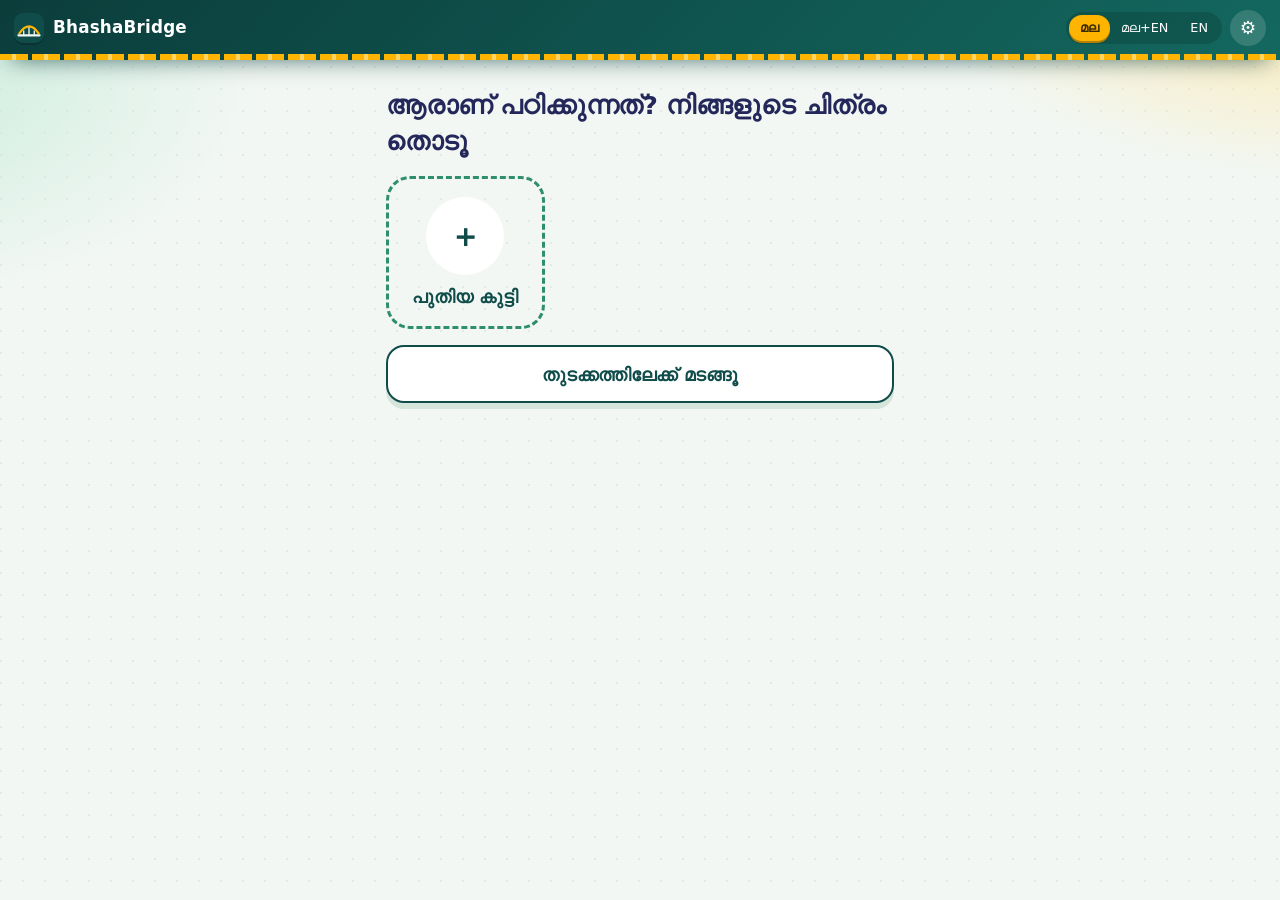
<file: public/Index.html>
<!doctype html>
<html lang="ml">
  <head>
    <meta charset="utf-8" />
    <meta
      name="viewport"
      content="width=device-width,initial-scale=1,viewport-fit=cover"
    />
    <title>BhashaBridge · ഭാഷാ ബ്രിഡ്ജ്</title>
    <meta name="theme-color" content="#0f4c4a" />
    <link rel="manifest" href="manifest.json" />
    <link rel="icon" href="icon.svg" type="image/svg+xml" />
    <link rel="stylesheet" href="style.css" />
  </head>
  <body data-lang="ml">
    <header id="top">
      <div class="brand">
        <img src="icon.svg" alt="" width="30" height="30" /><b>BhashaBridge</b>
      </div>
      <div class="tools">
        <span id="net" class="net" hidden></span>
        <div class="seg" role="group" aria-label="Language">
          <button data-lang="ml">മല</button
          ><button data-lang="both">മല+EN</button
          ><button data-lang="en">EN</button>
        </div>
        <button id="gear" class="ico" aria-label="Settings">⚙</button>
      </div>
    </header>
    <main>
      <section id="s-kids" class="screen" hidden></section>
      <section id="s-create" class="screen" hidden></section>
      <section id="s-pin" class="screen" hidden></section>
      <section id="s-home" class="screen" hidden></section>
      <section id="s-gate" class="screen" hidden></section>
      <section id="s-end" class="screen" hidden></section>
      <section id="s-error" class="screen" hidden></section>
      <p id="boot" class="boot">…</p>
    </main>
    <div id="modal" class="modal" hidden></div>
    <div id="toast" class="toast" role="status" aria-live="polite"></div>
    <script src="store.js"></script>
    <script src="rules.js"></script>
    <script src="voice.js"></script>
    <script src="app.js"></script>
  </body>
</html>
</file>
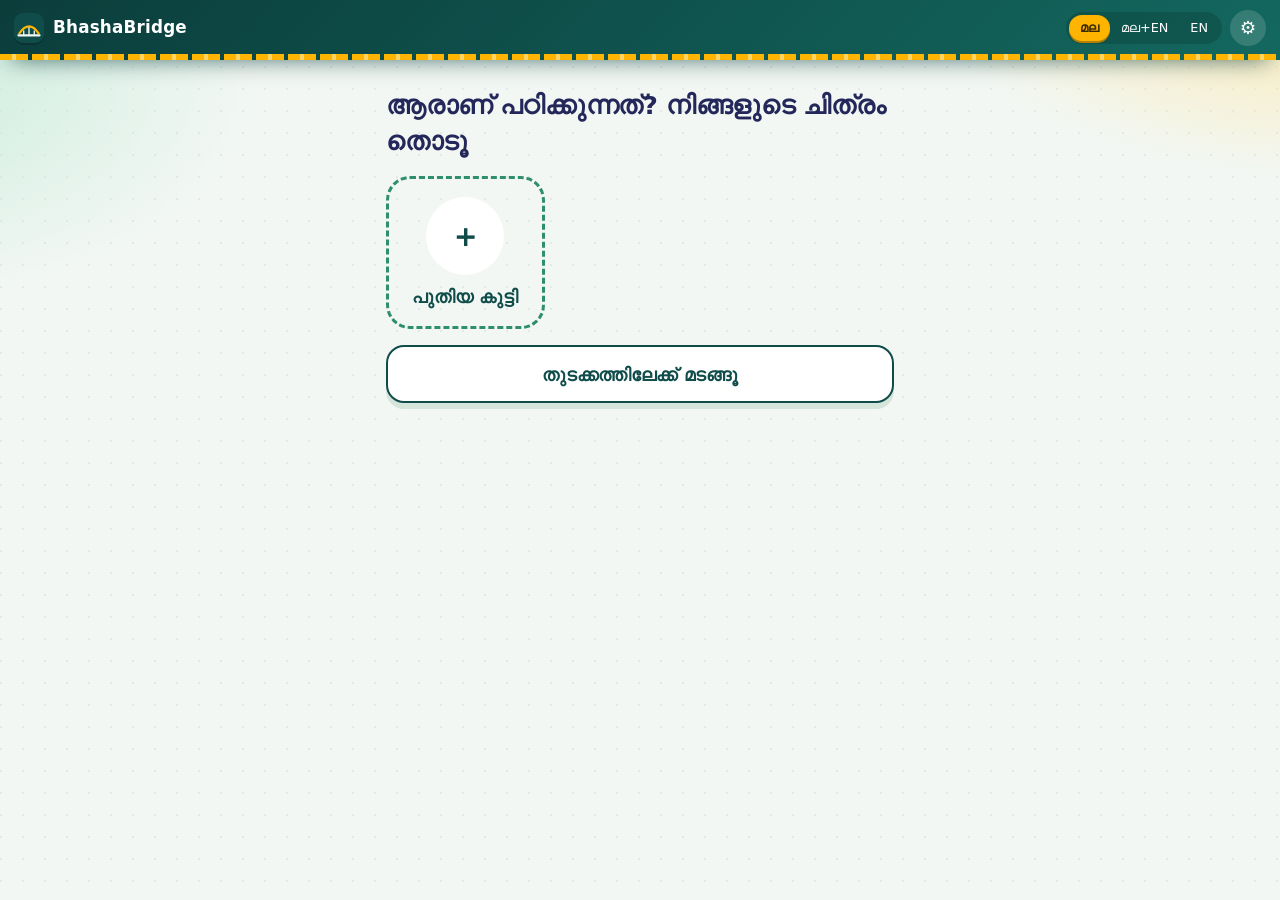
<file: public/index.html>
<!doctype html>
<html lang="ml">
  <head>
    <meta charset="utf-8" />
    <meta
      name="viewport"
      content="width=device-width,initial-scale=1,viewport-fit=cover"
    />
    <title>BhashaBridge · ഭാഷാ ബ്രിഡ്ജ്</title>
    <meta name="theme-color" content="#0f4c4a" />
    <meta name="color-scheme" content="light" />
    <meta name="apple-mobile-web-app-capable" content="yes" />
    <meta name="mobile-web-app-capable" content="yes" />
    <meta
      name="apple-mobile-web-app-status-bar-style"
      content="black-translucent"
    />
    <link rel="preload" href="pack.json" as="fetch" crossorigin />
    <link rel="manifest" href="manifest.json" />
    <link rel="icon" href="icon.svg" type="image/svg+xml" />
    <link rel="stylesheet" href="style.css" />
  </head>
  <body data-lang="ml">
    <a class="skip" href="#main">Skip to content</a>
    <header id="top">
      <div class="brand">
        <img src="icon.svg" alt="" width="30" height="30" /><b>BhashaBridge</b>
      </div>
      <div class="tools">
        <span id="net" class="net" hidden></span>
        <div class="seg" role="group" aria-label="Language">
          <button data-lang="ml">മല</button
          ><button data-lang="both">മല+EN</button
          ><button data-lang="en">EN</button>
        </div>
        <button id="gear" class="ico" aria-label="Settings">⚙</button>
      </div>
    </header>
    <main id="main">
      <section id="s-kids" class="screen" hidden></section>
      <section id="s-create" class="screen" hidden></section>
      <section id="s-pin" class="screen" hidden></section>
      <section id="s-home" class="screen" hidden></section>
      <section id="s-gate" class="screen" hidden></section>
      <section id="s-end" class="screen" hidden></section>
      <section id="s-error" class="screen" hidden></section>
      <p id="boot" class="boot">…</p>
    </main>
    <noscript
      ><p style="padding: 20px; text-align: center">
        Please turn on JavaScript to use BhashaBridge.
      </p></noscript
    >
    <div id="confetti" class="confetti" aria-hidden="true"></div>
    <div id="modal" class="modal" hidden></div>
    <div id="toast" class="toast" role="status" aria-live="polite"></div>
    <script src="store.js"></script>
    <script src="rules.js"></script>
    <script src="voice.js"></script>
    <script src="app.js"></script>
  </body>
</html>
</file>
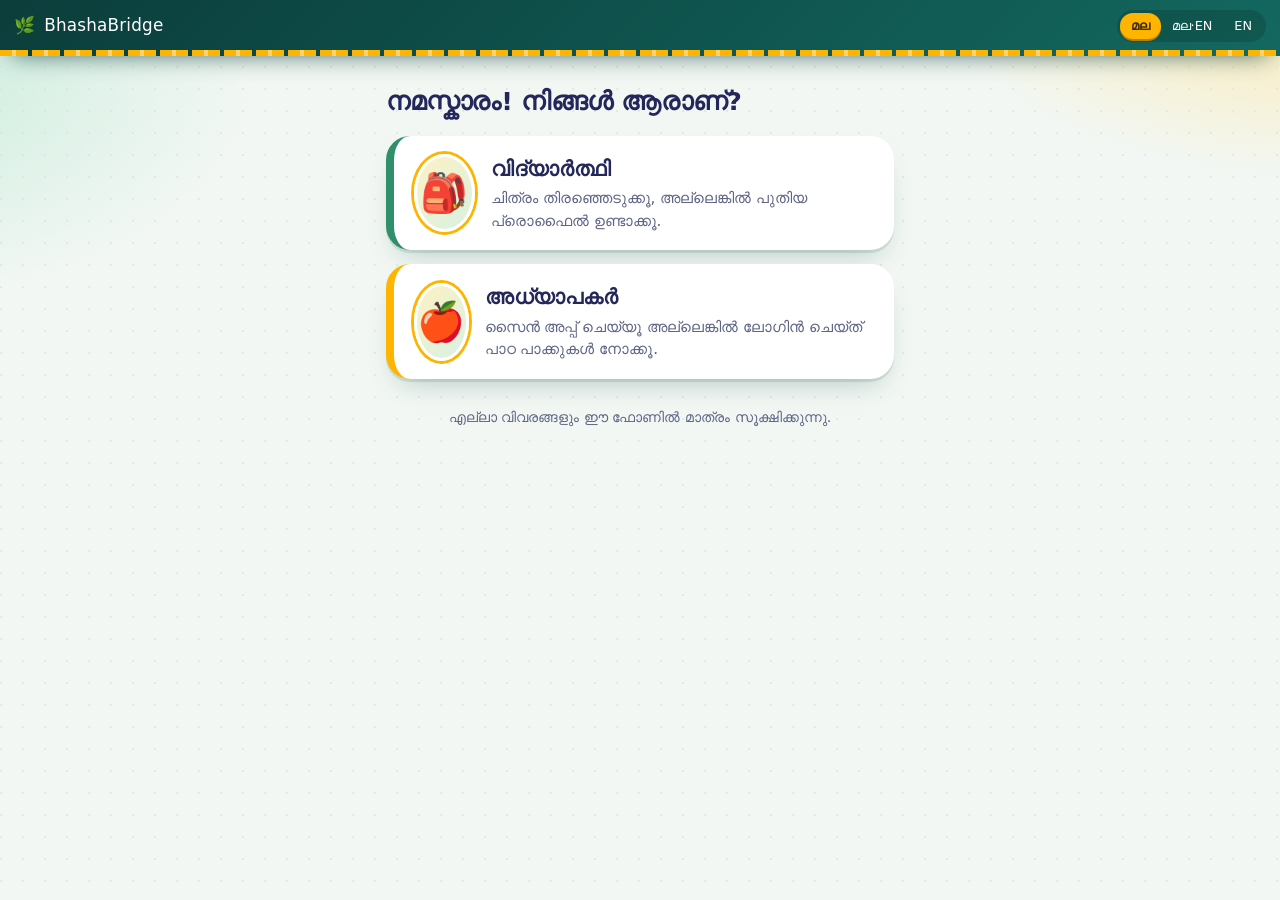
<file: public/landing.html>
<!doctype html>
<html lang="ml">
  <head>
    <meta charset="utf-8" />
    <meta
      name="viewport"
      content="width=device-width, initial-scale=1, viewport-fit=cover"
    />
    <title>BhashaBridge</title>
    <link rel="stylesheet" href="style.css" />
    <style>
      a.door {
        display: flex;
        align-items: center;
        gap: 16px;
        text-decoration: none;
        color: inherit;
        transition: transform 0.15s;
      }
      a.door:hover {
        transform: translateY(-3px);
      }
      a.door.stu {
        border-left: 8px solid var(--leaf);
      }
      a.door.tea {
        border-left: 8px solid var(--gold);
      }
      a.door h2 {
        margin: 0;
        font-size: 1.3rem;
        line-height: 1.5;
      }
      a.door p {
        margin: 2px 0 0;
        color: var(--mute);
        font-size: 0.95rem;
        line-height: 1.5;
      }
      .foot {
        margin-top: 26px;
        color: var(--mute);
        font-size: 0.9rem;
        text-align: center;
      }
    </style>
  </head>
  <body data-lang="both">
    <header>
      <div class="brand"><span aria-hidden="true">🌿</span> BhashaBridge</div>
      <div class="tools">
        <div class="seg" role="group" aria-label="Language">
          <button data-lang="ml">മല</button>
          <button data-lang="both">മല·EN</button>
          <button data-lang="en">EN</button>
        </div>
      </div>
    </header>
    <main>
      <h1>
        <span class="ml" lang="ml">നമസ്കാരം! നിങ്ങൾ ആരാണ്?</span>
        <span class="en" lang="en">Welcome. Who is using this phone?</span>
      </h1>

      <!-- Student: opens the existing app, which starts at profile selection and creation -->
      <a class="card door stu" href="index.html">
        <div class="av" aria-hidden="true">🎒</div>
        <div>
          <h2>
            <span class="ml" lang="ml">വിദ്യാർത്ഥി</span
            ><span class="en" lang="en">I’m a student</span>
          </h2>
          <p>
            <span class="ml" lang="ml"
              >ചിത്രം തിരഞ്ഞെടുക്കൂ, അല്ലെങ്കിൽ പുതിയ പ്രൊഫൈൽ ഉണ്ടാക്കൂ.</span
            ><span class="en" lang="en"
              >Pick your picture or make a new profile, then start
              learning.</span
            >
          </p>
        </div>
      </a>

      <!-- Teacher: opens the teacher portal -->
      <a class="card door tea" href="teacher.html">
        <div class="av" aria-hidden="true">🍎</div>
        <div>
          <h2>
            <span class="ml" lang="ml">അധ്യാപകർ</span
            ><span class="en" lang="en">I’m a teacher</span>
          </h2>
          <p>
            <span class="ml" lang="ml"
              >സൈൻ അപ്പ് ചെയ്യൂ അല്ലെങ്കിൽ ലോഗിൻ ചെയ്ത് പാഠ പാക്കുകൾ
              നോക്കൂ.</span
            ><span class="en" lang="en"
              >Sign up or log in to manage lesson packs for your classes.</span
            >
          </p>
        </div>
      </a>

      <p class="foot">
        <span class="ml" lang="ml"
          >എല്ലാ വിവരങ്ങളും ഈ ഫോണിൽ മാത്രം സൂക്ഷിക്കുന്നു.</span
        ><span class="en" lang="en"
          >Everything is saved on this phone only.</span
        >
      </p>
    </main>
    <script>
      function setLang(l, keep) {
        document.body.dataset.lang = l;
        document.documentElement.lang = l === "en" ? "en" : "ml";
        if (keep) {
          try {
            localStorage.setItem("bb_lang", l);
          } catch (e) {}
        }
      }
      try {
        setLang(localStorage.getItem("bb_lang") || "both");
      } catch (e) {}
      document
        .querySelectorAll(".seg button")
        .forEach((b) => (b.onclick = () => setLang(b.dataset.lang, true)));
    </script>
  </body>
</html>
</file>
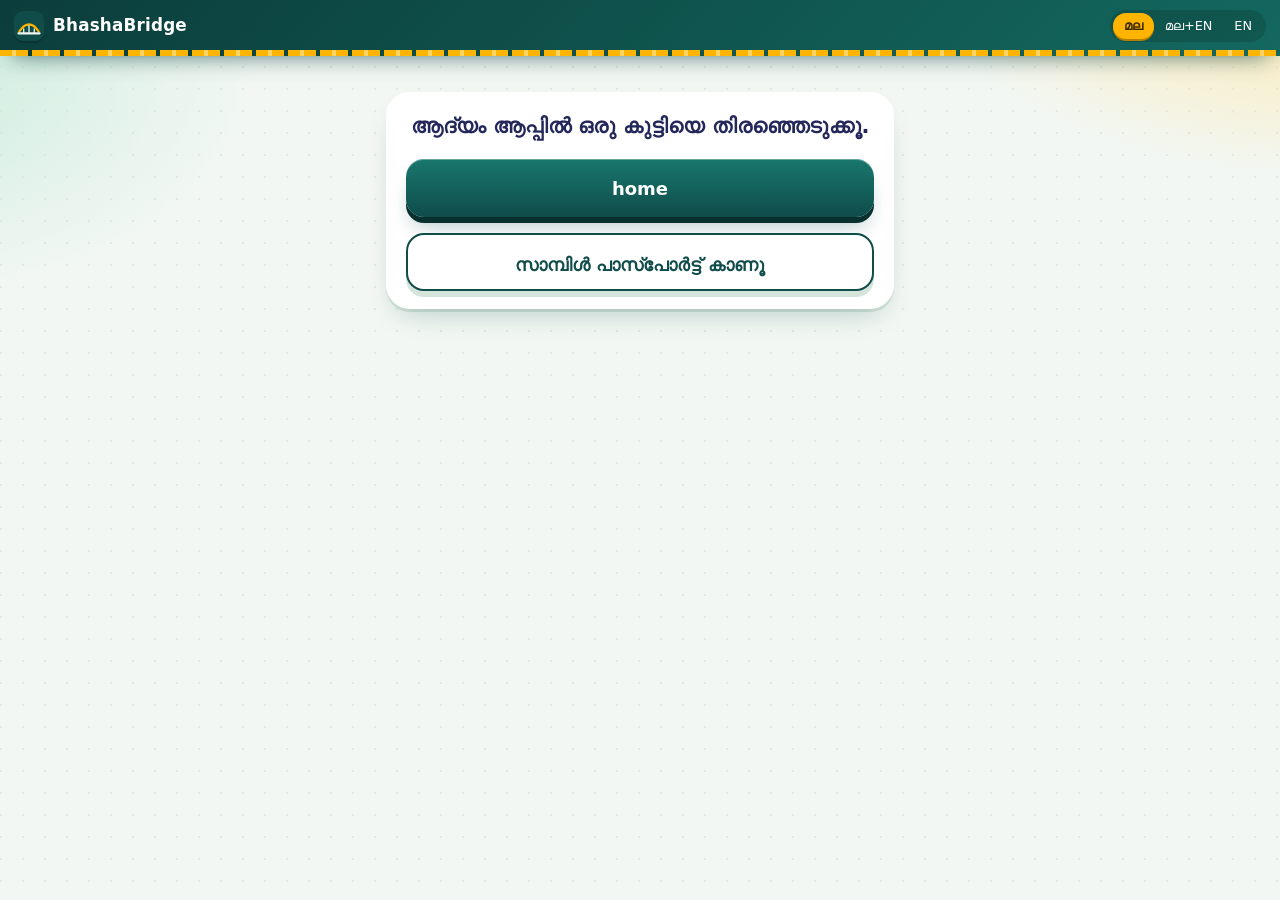
<file: public/passport.html>
<!doctype html>
<html lang="ml">
  <head>
    <meta charset="utf-8" />
    <meta
      name="viewport"
      content="width=device-width,initial-scale=1,viewport-fit=cover"
    />
    <meta name="theme-color" content="#0f4c4a" />
    <title>Passport · BhashaBridge</title>
    <link rel="icon" href="icon.svg" type="image/svg+xml" />
    <link rel="stylesheet" href="style.css" />
    <style>
      /* passport page: builds on style.css */
      .hero {
        display: flex;
        align-items: center;
        justify-content: space-between;
        gap: 14px;
        background: linear-gradient(135deg, #fff, #eefaf3);
      }
      .hero h1 {
        font-size: 1.35rem;
        margin: 0;
      }
      .hero .note {
        margin: 2px 0 0;
      }
      .ring {
        position: relative;
        flex: none;
        width: 112px;
        height: 112px;
      }
      .ring svg {
        width: 100%;
        height: 100%;
        transform: rotate(-90deg);
      }
      .ring circle {
        fill: none;
        stroke-width: 11;
        stroke-linecap: round;
      }
      .ring .rt {
        stroke: #e3eee8;
      }
      .ring .rf {
        stroke: var(--leaf);
        stroke-dasharray: 314.16;
        stroke-dashoffset: 314.16;
        transition:
          stroke-dashoffset 1s cubic-bezier(0.2, 0.8, 0.2, 1),
          stroke 0.4s;
      }
      .ring.mid .rf {
        stroke: var(--gold);
      }
      .ring.low .rf {
        stroke: var(--hib);
      }
      .ring.none .rf {
        stroke: #9db3ab;
      }
      .rv {
        position: absolute;
        inset: 0;
        display: grid;
        place-content: center;
        text-align: center;
        line-height: 1.1;
      }
      .rv b {
        font-size: 1.9rem;
        color: var(--green);
      }
      .rv small {
        font-size: 0.68rem;
        color: var(--mute);
        font-weight: 700;
      }
      .radar {
        position: relative;
        max-width: 300px;
        margin: 6px auto 0;
      }
      .radar svg {
        display: block;
        width: 100%;
        height: auto;
      }
      .radar .g {
        fill: none;
        stroke: var(--line);
        stroke-width: 1.5;
      }
      .radar .ax {
        stroke: var(--line);
        stroke-width: 1.5;
      }
      .radar .poly {
        fill: #2f8f6b40;
        stroke: var(--leaf);
        stroke-width: 3;
        stroke-linejoin: round;
      }
      .radar .pt {
        fill: #fff;
        stroke: var(--leaf);
        stroke-width: 3;
      }
      .lab {
        position: absolute;
        transform: translate(-50%, -50%);
        text-align: center;
        font-size: 0.82rem;
        font-weight: 800;
        line-height: 1.25;
        white-space: nowrap;
      }
      .lab i {
        display: block;
        font-style: normal;
        color: var(--leaf);
        font-size: 1rem;
      }
      .tab {
        display: inline-flex;
        align-items: center;
        gap: 8px;
      }
      .tab s {
        width: 10px;
        height: 10px;
        border-radius: 50%;
        background: #9db3ab;
        display: inline-block;
      }
      .tab s.good {
        background: var(--leaf);
      }
      .tab s.mid {
        background: var(--gold);
      }
      .tab s.low {
        background: var(--hib);
      }
      .tab.on s {
        box-shadow: 0 0 0 2px #fff;
      }
      .sw {
        display: flex;
        align-items: center;
        gap: 10px;
        font-size: 0.9rem;
        font-weight: 700;
        color: var(--mute);
        cursor: pointer;
        margin: 0 0 6px;
      }
      .sw input {
        position: absolute;
        opacity: 0;
      }
      .sw .kn {
        width: 46px;
        height: 26px;
        border-radius: 99px;
        background: #c9d6cf;
        position: relative;
        transition: background 0.2s;
        flex: none;
      }
      .sw .kn::after {
        content: "";
        position: absolute;
        top: 3px;
        left: 3px;
        width: 20px;
        height: 20px;
        border-radius: 50%;
        background: #fff;
        box-shadow: 0 2px 4px #0003;
        transition: transform 0.2s;
      }
      .sw input:checked + .kn {
        background: var(--leaf);
      }
      .sw input:checked + .kn::after {
        transform: translateX(20px);
      }
      .sw input:focus-visible + .kn {
        outline: 3px solid var(--gold);
      }
      .dots2 {
        display: flex;
        flex-wrap: wrap;
        gap: 8px;
        margin: 10px 0 2px;
      }
      .dot {
        width: 30px;
        height: 30px;
        border-radius: 50%;
        border: 0;
        font-size: 0.85rem;
        font-weight: 800;
        color: #fff;
        background: var(--leaf);
        box-shadow: 0 3px 0 #0b5a3a;
        transition: transform 0.12s;
      }
      .dot.fail {
        background: var(--hib);
        box-shadow: 0 3px 0 #8b1c46;
      }
      .dot.low {
        background: #fff;
        color: var(--mute);
        border: 3px dashed var(--mute);
        box-shadow: none;
      }
      .dot.low.fail {
        color: var(--hib);
        border-color: var(--hib);
      }
      .dot.low.pass {
        color: var(--leaf);
        border-color: var(--leaf);
      }
      .dot:hover {
        transform: scale(1.12);
      }
      .dot.sel {
        outline: 3px solid var(--gold);
        outline-offset: 2px;
      }
      .pop {
        background: #f3faf6;
        border-radius: 16px;
        padding: 10px 14px;
        margin-top: 8px;
        font-size: 0.9rem;
        animation: rise 0.25s;
      }
      .pop b {
        color: var(--green);
      }
      .mchips {
        display: flex;
        flex-wrap: wrap;
        gap: 8px;
      }
      .mchip {
        border: 2px solid var(--hib);
        background: #fde4ed;
        color: #8b1c46;
        border-radius: 14px;
        padding: 2px 12px;
        font-weight: 800;
        font-size: 0.88rem;
        text-align: left;
      }
      .mchip.on {
        background: var(--hib);
        color: #fff;
      }
      .mcard {
        margin-top: 12px;
        border-left: 6px solid var(--hib);
        background: #fff;
        border-radius: 16px;
        padding: 12px 16px;
        box-shadow: var(--lift);
        animation: rise 0.25s;
        position: relative;
        padding-right: 70px;
      }
      .mcard .listen {
        top: 12px;
      }
      .actions {
        display: flex;
        gap: 12px;
      }
      .actions > * {
        flex: 1;
        text-decoration: none;
        text-align: center;
        padding-top: 14px;
      }
    </style>
  </head>
  <body data-lang="ml">
    <header>
      <a
        class="brand"
        href="index.html"
        style="color: inherit; text-decoration: none"
        ><img src="icon.svg" alt="" width="30" height="30" /><b
          >BhashaBridge</b
        ></a
      >
      <div class="tools">
        <div class="seg" role="group" aria-label="Language">
          <button data-lang="ml">മല</button
          ><button data-lang="both">മല+EN</button
          ><button data-lang="en">EN</button>
        </div>
      </div>
    </header>
    <main id="main">
      <div id="app" aria-live="polite"><p class="boot">…</p></div>
    </main>
    <script src="store.js"></script>
    <script src="rules.js"></script>
    <script>
      (async () => {
        const G = ["understand", "express", "apply"],
          $ = (s, r = document) => r.querySelector(s),
          $$ = (s, r = document) => [...r.querySelectorAll(s)];
        const esc = (s) =>
          String(s ?? "").replace(
            /[&<>"']/g,
            (c) =>
              ({
                "&": "&amp;",
                "<": "&lt;",
                ">": "&gt;",
                '"': "&quot;",
                "'": "&#39;",
              })[c],
          );
        const bi = (o) =>
          `<span class="bi"><span class="ml" lang="ml">${esc(o?.ml)}</span><span class="en" lang="en">${esc(o?.en)}</span></span>`;
        /* page text (P1: please have the Malayalam checked) */
        const T = {
          title: { ml: "പഠന പാസ്പോർട്ട്", en: "Learning Passport" },
          answers: { ml: "ഉത്തരങ്ങൾ", en: "answers" },
          overall: { ml: "മൊത്തത്തിൽ", en: "overall" },
          off: {
            ml: "ഓഫ്‌ലൈൻ ഉത്തരങ്ങളും ഉൾപ്പെടുത്തൂ",
            en: "Include offline answers",
          },
          lowc: {
            ml: "ഓഫ്‌ലൈൻ / കുറഞ്ഞ ഉറപ്പ്",
            en: "offline / lower confidence",
          },
          hint: {
            ml: "ഓരോ ഡോട്ടും തൊട്ടുനോക്കൂ",
            en: "Tap a dot to see the answer",
          },
          work: { ml: "ശ്രദ്ധിക്കേണ്ട ആശയങ്ങൾ", en: "Ideas to work on" },
          nomis: {
            ml: "ഇപ്പോൾ തെറ്റിദ്ധാരണകളൊന്നും രേഖപ്പെടുത്തിയിട്ടില്ല. 🎉",
            en: "No misconceptions recorded right now.",
          },
          ok: { ml: "ശരി", en: "Correct" },
          no: { ml: "ഇനിയും പഠിക്കാം", en: "Keep practising" },
          on: { ml: "ഓൺലൈൻ", en: "Online" },
          offl: { ml: "ഓഫ്‌ലൈൻ", en: "Offline" },
          noev: {
            ml: "ഈ വിഷയത്തിൽ ഇതുവരെ ഉത്തരങ്ങളില്ല. ഒരു പഠനസെഷൻ കഴിഞ്ഞാൽ ഇവിടെ കാണാം.",
            en: "No answers for this topic yet. Finish a session and they will appear here.",
          },
          nochild: {
            ml: "ആദ്യം ആപ്പിൽ ഒരു കുട്ടിയെ തിരഞ്ഞെടുക്കൂ.",
            en: "Pick a child in the app first.",
          },
          samplelink: {
            ml: "സാമ്പിൾ പാസ്പോർട്ട് കാണൂ",
            en: "View sample passport",
          },
          sample: { ml: "സാമ്പിൾ വിവരം", en: "Sample data" },
          print: { ml: "പ്രിന്റ് ചെയ്യൂ", en: "Print" },
          foot: {
            ml: "ഇത് ഇപ്പോഴത്തെ ഒരു ചിത്രം മാത്രമാണ്, സ്ഥിരമായ ഒരു മുദ്രയല്ല. ഓഫ്‌ലൈൻ ഉത്തരങ്ങൾക്ക് പകുതി വില മാത്രം.",
            en: "This is a snapshot, never a permanent label. Offline answers count half.",
          },
        };
        const NEXT_ML = {
          understand:
            "ഒരു പുതിയ ദൈനംദിന ഉദാഹരണം എടുത്ത് എന്ത് സംഭവിക്കുമെന്ന് പ്രവചിച്ചു നോക്കൂ.",
          express:
            "മലയാളം-ഇംഗ്ലീഷ് വാക്കുകൾ പഠിച്ച ശേഷം ഇംഗ്ലീഷിൽ ഉത്തരം പറയൂ.",
          apply: "സൂചനകൾ കുറച്ച് ഒരു പുതിയ സാഹചര്യം ചെയ്തുനോക്കൂ.",
        };
        const setLang = (l) => {
          document.body.dataset.lang = l;
          document.documentElement.lang = l === "en" ? "en" : "ml";
          localStorage.setItem("bb_lang", l);
        };
        $$(".seg button").forEach(
          (b) => (b.onclick = () => setLang(b.dataset.lang)),
        );
        setLang(localStorage.getItem("bb_lang") || "ml");
        const app = $("#app"),
          q = new URLSearchParams(location.search),
          sample = q.get("sample") === "1" || q.get("demo") === "1",
          childId = q.get("child") || "";
        let pack;
        try {
          pack = await (await fetch("pack.json")).json();
        } catch (e) {
          app.innerHTML =
            '<div class="card">Could not load pack.json. Please reload.</div>';
          return;
        }
        const U = (k) => pack.ui[k] || { ml: k, en: k };
        if (!childId && !sample) {
          app.innerHTML = `<div class="card center"><p class="big">${bi(T.nochild)}</p><a class="btn" href="index.html" style="text-decoration:none;padding-top:14px">${bi(U("home") || { ml: "ഹോം", en: "Home" })}</a><a class="btn alt" href="?sample=1" style="text-decoration:none;padding-top:14px">${bi(T.samplelink)}</a></div>`;
          return;
        }
        let kid;
        try {
          kid = JSON.parse(localStorage.getItem("bb_children") || "[]").find(
            (k) => k.id === childId,
          );
        } catch (e) {}
        const mk = (gate, result, conf = "high", mis) => ({
          gate,
          result,
          confidence: conf,
          source: conf === "low" ? "offline" : "online",
          misconception: mis,
        });
        const sampleEv = (cid) => {
          const m = pack.misconceptions.find((x) => x.concept === cid)?.id;
          return [
            mk("understand", "fail", "high", m),
            mk("understand", "pass"),
            mk("understand", "pass"),
            mk("understand", "pass", "low"),
            mk("express", "fail"),
            mk("express", "fail"),
            mk("express", "pass"),
            mk("express", "pass", "low"),
            mk("apply", "pass"),
            mk("apply", "pass"),
            mk("apply", "fail", "high", m),
            mk("apply", "pass"),
          ].map((e, i) => ({
            ...e,
            concept: cid,
            ts: Date.now() - (12 - i) * 3600e3,
          }));
        };
        const all = sample
          ? pack.concepts.flatMap((c) => sampleEv(c.id))
          : loadEvidence(childId);
        const S = {
          cid: pack.concepts.some((c) => c.id === q.get("concept"))
            ? q.get("concept")
            : [...all].sort((a, b) => b.ts - a.ts)[0]?.concept ||
              pack.concepts[0].id,
          off: true,
          dot: "",
          mis: "",
        };
        const view = (cid) =>
          all.filter(
            (e) =>
              e.concept === cid &&
              (S.off || (e.confidence !== "low" && e.source !== "offline")),
          );
        const cls = (s) =>
          s.n < 3
            ? "none"
            : s.label === "strong"
              ? "good"
              : s.label === "developing"
                ? "mid"
                : "low";
        const stateOf = (cid) => {
          const ev = view(cid),
            st = G.map((g) => ({
              g,
              ...gateState(ev, cid, g),
              items: ev.filter((e) => e.gate === g).sort((a, b) => a.ts - b.ts),
            })),
            r = st.filter((s) => s.n),
            tot = r.reduce((a, s) => a + s.n, 0),
            avg = r.length
              ? r.reduce((a, s) => a + s.estimate, 0) / r.length
              : 0;
          return {
            ev,
            st,
            tot,
            avg,
            k:
              tot < 3
                ? "none"
                : avg >= 0.7
                  ? "good"
                  : avg >= 0.45
                    ? "mid"
                    : "low",
          };
        };
        const AX = [-90, 30, 150].map((a) => [
            Math.cos((a * Math.PI) / 180),
            Math.sin((a * Math.PI) / 180),
          ]),
          CX = 110,
          CY = 108,
          R = 78;
        const pts = (v) =>
          v.map(
            (x, i) =>
              `${(CX + R * x * AX[i][0]).toFixed(1)},${(CY + R * x * AX[i][1]).toFixed(1)}`,
          );
        const LP = ["left:50%;top:5%", "left:88%;top:88%", "left:12%;top:88%"];
        let cur = [0, 0, 0],
          curPct = 0,
          raf = 0;
        const paint = (v, pct) => {
          const p = $(".poly");
          if (!p) return;
          p.setAttribute("points", pts(v).join(" "));
          $$(".pt").forEach((c, i) => {
            const [x, y] = pts(v)[i].split(",");
            c.setAttribute("cx", x);
            c.setAttribute("cy", y);
          });
          const n = $("#pct");
          if (n) n.textContent = Math.round(pct);
        };
        const tween = (to, pct) => {
          cancelAnimationFrame(raf);
          if (matchMedia("(prefers-reduced-motion:reduce)").matches) {
            cur = to;
            curPct = pct;
            return paint(to, pct);
          }
          const f0 = cur.slice(),
            p0 = curPct,
            t0 = performance.now();
          (function f(t) {
            const k = Math.min(1, (t - t0) / 700),
              e = 1 - Math.pow(1 - k, 3);
            cur = f0.map((v, i) => v + (to[i] - v) * e);
            curPct = p0 + (pct - p0) * e;
            paint(cur, curPct);
            if (k < 1) raf = requestAnimationFrame(f);
          })(t0);
        };
        const when = (ts) =>
          new Date(ts).toLocaleString(undefined, {
            day: "numeric",
            month: "short",
            hour: "2-digit",
            minute: "2-digit",
          });

        function render() {
          const { ev, st, tot, avg, k } = stateOf(S.cid),
            c = pack.concepts.find((x) => x.id === S.cid),
            na = nextActivity(ev, S.cid),
            nm = pack.next_activity?.[na.gate];
          const ranked = [...st].sort(
            (a, b) => (b.n >= 3) - (a.n >= 3) || b.estimate - a.estimate,
          ); /* strengths first */
          const fails = {};
          ev.forEach((e) => {
            if (
              e.result === "fail" &&
              pack.misconceptions.some((m) => m.id === e.misconception)
            )
              fails[e.misconception] = (fails[e.misconception] || 0) + 1;
          });
          const mis = pack.misconceptions.find(
            (m) => m.id === S.mis && fails[m.id],
          );
          const vals = st.map((s) => (s.n ? s.estimate : 0)),
            pctNow = avg * 100;
          app.innerHTML = `
    <section class="card hero"><div><div class="who"><span class="av">${kid ? kid.emoji : "🌼"}</span><div><h1>${bi(T.title)}</h1><p class="note">${kid ? esc(kid.nick) + " · " : ""}${esc(pack.chapter)}</p></div></div>${sample ? `<span class="chip">${bi(T.sample)}</span>` : ""}</div>
      <div class="ring ${k}" id="ring"><svg viewBox="0 0 120 120"><circle class="rt" cx="60" cy="60" r="50"/><circle class="rf" cx="60" cy="60" r="50"/></svg><div class="rv"><b id="pct">0</b><small>% ${bi(T.overall)}</small></div></div></section>
    <div class="tabs" role="tablist">${pack.concepts.map((x) => `<button class="tab ${x.id === S.cid ? "on" : ""}" role="tab" aria-selected="${x.id === S.cid}" data-cid="${x.id}"><s class="${stateOf(x.id).k === "none" ? "" : stateOf(x.id).k}"></s>${bi(x.title)}</button>`).join("")}</div>
    <label class="sw noprint"><input type="checkbox" id="off" ${S.off ? "checked" : ""}><span class="kn"></span><span>${bi(T.off)}</span></label>
    <section class="card"><div class="radar"><svg viewBox="0 0 220 210" role="img" aria-label="Understand, Express, Apply">${[1, 0.66, 0.33].map((r) => `<polygon class="g" points="${pts([r, r, r]).join(" ")}"/>`).join("")}${AX.map((a) => `<line class="ax" x1="${CX}" y1="${CY}" x2="${CX + R * a[0]}" y2="${CY + R * a[1]}"/>`).join("")}<polygon class="poly" points="${pts(cur).join(" ")}"/>${[0, 1, 2].map(() => '<circle class="pt" r="5"/>').join("")}</svg>
      ${st.map((s, i) => `<div class="lab" style="${LP[i]}">${bi(U("gate_" + s.g))}<i>${s.n ? Math.round(s.estimate * 100) + "%" : "–"}</i></div>`).join("")}</div></section>
    ${ranked
      .map((s) => {
        const lab =
            s.n < 3
              ? U("not_enough_evidence")
              : U(
                  s.label === "strong"
                    ? "level_strong"
                    : s.label === "developing"
                      ? "level_developing"
                      : "level_needs_support",
                ),
          low = s.items.filter(
            (e) => e.confidence === "low" || e.source === "offline",
          ).length,
          sel = S.dot.startsWith(s.g + ":")
            ? s.items[+S.dot.split(":")[1]]
            : null;
        return `<article class="card strand ${cls(s) === "good" ? "" : cls(s)}"><div class="srow"><b>${bi(U("gate_" + s.g))}</b><span class="badge ${cls(s)}">${bi(lab)}</span></div>
        <div class="bar"><i style="width:${s.n ? Math.round(s.estimate * 100) : 0}%"></i></div>
        <p class="note" style="margin:0">${s.n} ${bi(T.answers)}${low ? `<span class="lowc">${low} ${bi(T.lowc)}</span>` : ""}</p>
        ${s.items.length ? `<div class="dots2">${s.items.map((e, i) => `<button class="dot ${e.result} ${e.confidence === "low" ? "low" : ""} ${S.dot === s.g + ":" + i ? "sel" : ""}" data-dot="${s.g}:${i}" aria-label="${e.result}">${e.result === "pass" ? "✓" : "✗"}</button>`).join("")}</div>` : ""}
        ${sel ? `<div class="pop"><b>${bi(sel.result === "pass" ? T.ok : T.no)}</b> · ${bi(sel.source === "offline" ? T.offl : T.on)} · ${esc(when(sel.ts))}${pack.misconceptions.find((m) => m.id === sel.misconception) ? "<br>" + esc(pack.misconceptions.find((m) => m.id === sel.misconception).description_en) : ""}</div>` : s.items.length ? `<p class="note noprint" style="margin:6px 0 0;font-size:.8rem">${bi(T.hint)}</p>` : ""}</article>`;
      })
      .join("")}
    <section class="card"><b>${bi(T.work)}</b><div class="mchips" style="margin-top:8px">${
      Object.keys(fails).length
        ? Object.entries(fails)
            .map(
              ([id, n]) =>
                `<button class="mchip ${id === S.mis ? "on" : ""}" data-mis="${id}">${esc(pack.misconceptions.find((m) => m.id === id).description_en.replace(/^Thinks /, ""))} · ${n}</button>`,
            )
            .join("")
        : `<span class="note">${bi(T.nomis)}</span>`
    }</div>
      ${mis ? `<div class="mcard"><p class="big" style="font-size:1.05rem">${bi(mis.explanation)}</p>${mis.explanation.audio ? `<button class="listen" data-audio="${esc(mis.explanation.audio)}" aria-label="Listen">🔊</button>` : ""}</div>` : ""}</section>
    <section class="card next"><b>${bi(U("your_next_15"))}</b><p class="big"><span class="ml" lang="ml">${esc(nm?.ml || NEXT_ML[na.gate])}</span><span class="en" lang="en">${esc(nm?.en || na.text)}</span></p>
      <div class="actions noprint"><a class="btn gold" href="index.html">${bi(U("start_session"))}</a><button class="btn alt" id="print">🖨 ${bi(T.print)}</button></div></section>
    <p class="note">${bi(T.foot)}</p>`;
          paint(cur, curPct);
          tween(vals, pctNow);
          const ring = $("#ring");
          requestAnimationFrame(
            () =>
              (ring.querySelector(".rf").style.strokeDashoffset =
                314.16 * (1 - avg)),
          );
          if (!ev.length)
            app.insertAdjacentHTML(
              "afterbegin",
              `<div class="card center"><p class="note" style="margin:0">${bi(T.noev)}</p></div>`,
            );
        }
        app.addEventListener("click", (e) => {
          const t = e.target.closest("button");
          if (!t) return;
          if (t.dataset.cid) {
            S.cid = t.dataset.cid;
            S.dot = S.mis = "";
            history.replaceState(
              null,
              "",
              "?" +
                new URLSearchParams({
                  ...Object.fromEntries(q),
                  concept: S.cid,
                }),
            );
            render();
          } else if (t.dataset.dot) {
            S.dot = S.dot === t.dataset.dot ? "" : t.dataset.dot;
            render();
          } else if (t.dataset.mis) {
            S.mis = S.mis === t.dataset.mis ? "" : t.dataset.mis;
            render();
          } else if (t.classList.contains("listen")) {
            const a = new Audio(t.dataset.audio);
            a.play().catch(() => {});
          } else if (t.id === "print") print();
        });
        app.addEventListener("change", (e) => {
          if (e.target.id === "off") {
            S.off = e.target.checked;
            render();
          }
        });
        app.addEventListener("keydown", (e) => {
          const t = e.target.closest(".tab");
          if (!t || !/Arrow(Left|Right)/.test(e.key)) return;
          const tabs = $$(".tab"),
            i = tabs.indexOf(t) + (e.key === "ArrowRight" ? 1 : -1);
          tabs[(i + tabs.length) % tabs.length].click();
          setTimeout(() => $(".tab.on")?.focus());
        });
        render();
      })();
    </script>
  </body>
</html>
</file>
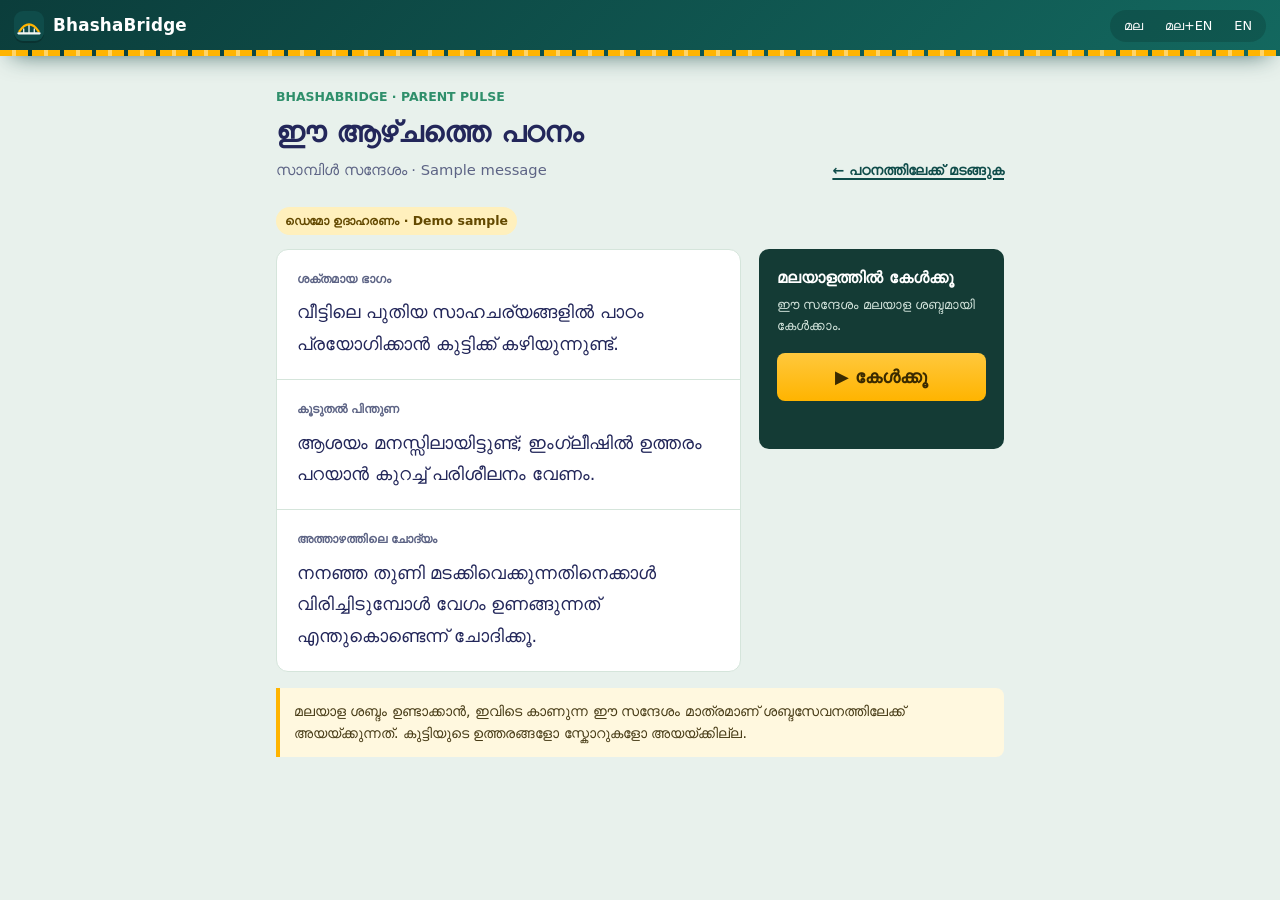
<file: public/pulse.html>
<!doctype html>
<html lang="ml">
	<head>
		<meta charset="utf-8" />
		<meta name="viewport" content="width=device-width,initial-scale=1,viewport-fit=cover" />
		<meta name="theme-color" content="#0f4c4a" />
		<title>Parent Pulse · BhashaBridge</title>
		<link rel="icon" href="icon.svg" type="image/svg+xml" />
		<link rel="stylesheet" href="style.css" />
		<style>
			body { background: #e8f1ec; }
			header { border-bottom-width: 4px; }
			main { max-width: 760px; padding-top: 30px; }
			.pulse-heading { display: flex; justify-content: space-between; align-items: end; gap: 18px; margin-bottom: 20px; }
			.eyebrow { margin: 0 0 4px; color: var(--leaf); font-size: .78rem; font-weight: 800; text-transform: uppercase; }
			h1 { margin: 0; font-size: 1.8rem; }
			.context { margin: 5px 0 0; color: var(--mute); font-size: .92rem; }
			.back { color: var(--green); font-size: .88rem; font-weight: 700; text-decoration-thickness: 2px; text-underline-offset: 3px; white-space: nowrap; }
			.pulse-body { display: grid; grid-template-columns: minmax(0, 1fr) 245px; gap: 18px; align-items: start; }
			.message { display: grid; gap: 0; background: var(--card); border: 1px solid var(--line); border-radius: 12px; overflow: hidden; }
			.message-part { padding: 18px 20px; border-bottom: 1px solid var(--line); }
			.message-part:last-child { border-bottom: 0; }
			.part-label { margin: 0 0 8px; color: var(--mute); font-size: .78rem; font-weight: 800; }
			.part-text { margin: 0; font-size: 1.1rem; line-height: 1.8; }
			.part-text .en { margin-top: 5px; }
			.audio-panel { background: #143b35; color: #fff; padding: 18px; border-radius: 10px; }
			.audio-panel h2 { font-size: 1rem; line-height: 1.4; margin: 0 0 6px; }
			.audio-panel p { margin: 0; color: #d3e4dc; font-size: .84rem; line-height: 1.55; }
			.audio-actions { display: flex; gap: 8px; margin-top: 16px; }
			.audio-actions .btn { margin: 0; min-height: 48px; padding: 8px 12px; border-radius: 8px; box-shadow: none; }
			.audio-actions .btn.alt { border-color: #9dc5b5; color: #143b35; }
			.audio-actions .btn[hidden] { display: none; }
			.status { min-height: 1.5em; margin-top: 10px !important; }
			.disclosure { margin: 16px 0 0; padding: 12px 14px; border-left: 4px solid var(--gold); background: #fff8df; color: #473b16; border-radius: 0 8px 8px 0; font-size: .88rem; line-height: 1.6; }
			.disclosure .en { color: #62562f; }
			.sample { display: inline-flex; align-items: center; gap: 6px; margin: 0 0 14px; padding: 3px 9px; border-radius: 99px; background: #fff0bd; color: #634900; font-size: .78rem; font-weight: 800; }
			.empty { margin: 0; padding: 18px 20px; background: #fff; border: 1px solid var(--line); border-radius: 10px; }
			.empty p { margin: 0; }
			@media (max-width: 640px) {
				main { padding-top: 20px; }
				.pulse-heading { align-items: start; }
				.pulse-body { grid-template-columns: 1fr; }
				.audio-panel { grid-row: 1; }
				.part-text { font-size: 1rem; }
			}
		</style>
	</head>
	<body data-lang="ml">
		<header>
			<a class="brand" href="index.html" style="color:inherit;text-decoration:none">
				<img src="icon.svg" alt="" width="30" height="30" /><b>BhashaBridge</b>
			</a>
			<div class="tools">
				<div class="seg" role="group" aria-label="Language">
					<button type="button" data-set-lang="ml" aria-pressed="true">മല</button>
					<button type="button" data-set-lang="both" aria-pressed="false">മല+EN</button>
					<button type="button" data-set-lang="en" aria-pressed="false">EN</button>
				</div>
			</div>
		</header>
		<main>
			<div class="pulse-heading">
				<div>
					<p class="eyebrow">BhashaBridge · Parent Pulse</p>
					<h1><span class="ml">ഈ ആഴ്ചത്തെ പഠനം</span><span class="en">This week's learning</span></h1>
					<p class="context" id="context" aria-live="polite">സന്ദേശം തയ്യാറാക്കുന്നു…</p>
				</div>
				<a class="back" href="index.html"><span class="ml">← പഠനത്തിലേക്ക് മടങ്ങുക</span><span class="en">← Back to learning</span></a>
			</div>
			<div id="sample" class="sample" hidden>ഡെമോ ഉദാഹരണം · Demo sample</div>
			<div class="pulse-body">
				<section id="content" aria-live="polite">
					<div class="message" id="message">
						<article class="message-part"><p class="part-label"><span class="ml">ശക്തമായ ഭാഗം</span><span class="en">Strong point</span></p><p class="part-text" id="strong-text"></p></article>
						<article class="message-part"><p class="part-label"><span class="ml">കൂടുതൽ പിന്തുണ</span><span class="en">Support</span></p><p class="part-text" id="support-text"></p></article>
						<article class="message-part"><p class="part-label"><span class="ml">അത്താഴത്തിലെ ചോദ്യം</span><span class="en">Dinner question</span></p><p class="part-text" id="dinner-text"></p></article>
					</div>
					<div class="empty" id="empty" hidden><p>ഈ സന്ദേശം തയ്യാറാക്കാൻ കൂടുതൽ പഠന തെളിവുകൾ വേണം. കുട്ടിക്ക് കുറഞ്ഞത് രണ്ട് മേഖലകളിൽ ഉത്തരങ്ങൾ ലഭിച്ച ശേഷം വീണ്ടും നോക്കൂ.</p><p class="en">More learning evidence is needed to prepare this note. Check again after your child has answered in at least two areas.</p></div>
				</section>
				<aside class="audio-panel" aria-label="Malayalam audio">
					<h2><span class="ml">മലയാളത്തിൽ കേൾക്കൂ</span><span class="en">Listen in Malayalam</span></h2>
					<p><span class="ml">ഈ സന്ദേശം മലയാള ശബ്ദമായി കേൾക്കാം.</span><span class="en">Hear this note spoken in Malayalam.</span></p>
					<div class="audio-actions">
						<button type="button" class="btn gold" id="play" aria-label="Play Malayalam audio">▶ <span class="ml">കേൾക്കൂ</span><span class="en">Play</span></button>
						<button type="button" class="btn alt" id="stop" aria-label="Stop audio" hidden>■</button>
					</div>
					<p class="status" id="status" role="status" aria-live="polite"></p>
				</aside>
			</div>
			<p class="disclosure"><span class="ml" lang="ml">മലയാള ശബ്ദം ഉണ്ടാക്കാൻ, ഇവിടെ കാണുന്ന ഈ സന്ദേശം മാത്രമാണ് ശബ്ദസേവനത്തിലേക്ക് അയയ്ക്കുന്നത്. കുട്ടിയുടെ ഉത്തരങ്ങളോ സ്കോറുകളോ അയയ്ക്കില്ല.</span><span class="en" lang="en">To make the Malayalam audio, only the note shown here is sent to the speech service. Your child's answers and scores are not sent.</span></p>
		</main>
		<script src="store.js"></script>
		<script src="rules.js"></script>
		<script>
			(() => {
				const gates = ["understand", "express", "apply"];
				const demoEvidence = [
					{ concept: "evap_rate", gate: "understand", result: "pass", confidence: "high" },
					{ concept: "evap_rate", gate: "understand", result: "fail", confidence: "high" },
					{ concept: "evap_rate", gate: "understand", result: "pass", confidence: "high" },
					{ concept: "evap_rate", gate: "express", result: "fail", confidence: "high" },
					{ concept: "evap_rate", gate: "express", result: "fail", confidence: "high" },
					{ concept: "evap_rate", gate: "express", result: "pass", confidence: "high" },
					{ concept: "evap_rate", gate: "apply", result: "pass", confidence: "high" },
					{ concept: "evap_rate", gate: "apply", result: "pass", confidence: "high" },
					{ concept: "evap_rate", gate: "apply", result: "pass", confidence: "high" },
					{ concept: "evap_rate", gate: "apply", result: "pass", confidence: "high" },
				];
				const params = new URLSearchParams(location.search);
				const childId = params.get("child") || "S01";
				const langButtons = [...document.querySelectorAll("[data-set-lang]")];
				const $ = (id) => document.getElementById(id);
				let messageText = "";
				let demoText = "";
				let currentAudio;

				function evidenceFor(id) {
					try { return window.loadEvidence ? loadEvidence(id) : JSON.parse(localStorage.getItem("bb_evidence_" + id) || "[]"); }
					catch { return []; }
				}

				function mostRecentConcept(evidence, concepts) {
					const known = new Set(concepts.map((item) => item.id));
					return evidence
						.filter((item) => known.has(item.concept))
						.sort((a, b) => (b.ts || 0) - (a.ts || 0))[0]?.concept || null;
				}

				function buildMessage(pack, evidence, conceptId, isDemo) {
					const concept = pack.concepts.find((item) => item.id === conceptId);
					if (!concept || !pack.dinner_questions[conceptId]) return null;
					const localEvidence = evidence.filter((item) => item.concept === conceptId);
					if (!isDemo && new Set(localEvidence.map((item) => item.gate)).size < 2) return null;
					const states = gates.map((gate) => ({ gate, ...gateState(evidence, conceptId, gate) }));
					const strongest = [...states].sort((a, b) => b.estimate - a.estimate || gates.indexOf(a.gate) - gates.indexOf(b.gate))[0];
					const weakest = [...states].sort((a, b) => a.estimate - b.estimate || gates.indexOf(b.gate) - gates.indexOf(a.gate))[0];
					return [
						pack.pulse.strong[strongest.gate],
						pack.pulse.support[weakest.gate],
						pack.dinner_questions[conceptId],
					];
				}

				function setLanguage(lang) {
					document.body.dataset.lang = lang;
					document.documentElement.lang = lang === "en" ? "en" : "ml";
					langButtons.forEach((button) => button.setAttribute("aria-pressed", String(button.dataset.setLang === lang)));
					localStorage.setItem("bb_lang", lang);
				}

				async function render() {
					try {
						const pack = await (await fetch("pack.json")).json();
						const saved = evidenceFor(childId);
						const isDemo = saved.length === 0;
						const conceptId = isDemo ? "evap_rate" : (mostRecentConcept(saved, pack.concepts) || "evap_rate");
						const parts = buildMessage(pack, isDemo ? demoEvidence : saved, conceptId, isDemo);
						$("context").textContent = isDemo ? "സാമ്പിൾ സന്ദേശം · Sample message" : pack.concepts.find((item) => item.id === conceptId)?.title?.ml || "";
						$("sample").hidden = !isDemo;
						if (!parts) {
							$("message").hidden = true;
							$("empty").hidden = false;
							$("play").disabled = true;
							return;
						}
						$("message").hidden = false;
						$("empty").hidden = true;
						$("play").disabled = false;
						const ids = ["strong-text", "support-text", "dinner-text"];
						parts.forEach((part, index) => {
							const target = $(ids[index]);
							target.replaceChildren();
							const ml = document.createElement("span");
							ml.className = "ml";
							ml.lang = "ml";
							ml.textContent = part.ml;
							const en = document.createElement("span");
							en.className = "en";
							en.lang = "en";
							en.textContent = part.en;
							target.append(ml, en);
						});
						messageText = parts.map((part) => part.ml).join(" ");
						demoText = [pack.pulse.strong.apply.ml, pack.pulse.support.express.ml, pack.dinner_questions.evap_rate.ml].join(" ");
					} catch {
						$("context").textContent = "സന്ദേശം ലോഡ് ചെയ്യാനായില്ല. വീണ്ടും ശ്രമിക്കൂ. · Could not load the note. Please try again.";
						$("play").disabled = true;
					}
				}

				async function playMessage() {
					if (!messageText) return;
					const playButton = $("play");
					if (currentAudio) {
						currentAudio.pause();
						currentAudio.currentTime = 0;
					}
					playButton.disabled = true;
					$("status").textContent = "ശബ്ദം തയ്യാറാക്കുന്നു…";
					try {
						const response = await fetch("/api/tts", {
							method: "POST",
							headers: { "Content-Type": "application/json" },
							body: JSON.stringify({ text: messageText }),
						});
						const data = await response.json();
						if (!data.audioBase64) throw new Error("TTS unavailable");
						currentAudio = new Audio(`data:${data.mimeType || "audio/wav"};base64,${data.audioBase64}`);
						await currentAudio.play();
						$("status").textContent = "കേൾക്കുന്നു…";
						$("stop").hidden = false;
						currentAudio.onended = () => { $("status").textContent = ""; $("stop").hidden = true; };
					} catch {
						if (messageText !== demoText) {
							$("status").textContent = "ശബ്ദം ലഭ്യമല്ല. ഇന്റർനെറ്റ് പരിശോധിച്ച് വീണ്ടും ശ്രമിക്കൂ. · Audio unavailable. Check your connection and try again.";
							playButton.disabled = false;
							return;
						}
						try {
							currentAudio = new Audio("audio/pulse_demo.wav");
							await currentAudio.play();
							$("status").textContent = "ഡെമോ ശബ്ദം · Demo backup audio";
							$("stop").hidden = false;
							currentAudio.onended = () => { $("status").textContent = ""; $("stop").hidden = true; };
						} catch {
							$("status").textContent = "ശബ്ദം ലഭ്യമല്ല. ഇന്റർനെറ്റ് പരിശോധിച്ച് വീണ്ടും ശ്രമിക്കൂ. · Audio unavailable. Check your connection and try again.";
						}
					} finally {
						playButton.disabled = false;
					}
				}

				$("play").addEventListener("click", playMessage);
				$("stop").addEventListener("click", () => {
					currentAudio?.pause();
					if (currentAudio) currentAudio.currentTime = 0;
					$("status").textContent = "";
					$("stop").hidden = true;
				});
				langButtons.forEach((button) => button.addEventListener("click", () => setLanguage(button.dataset.setLang)));
				setLanguage(localStorage.getItem("bb_lang") || "ml");
				render();
			})();
		</script>
	</body>
</html>
</file>
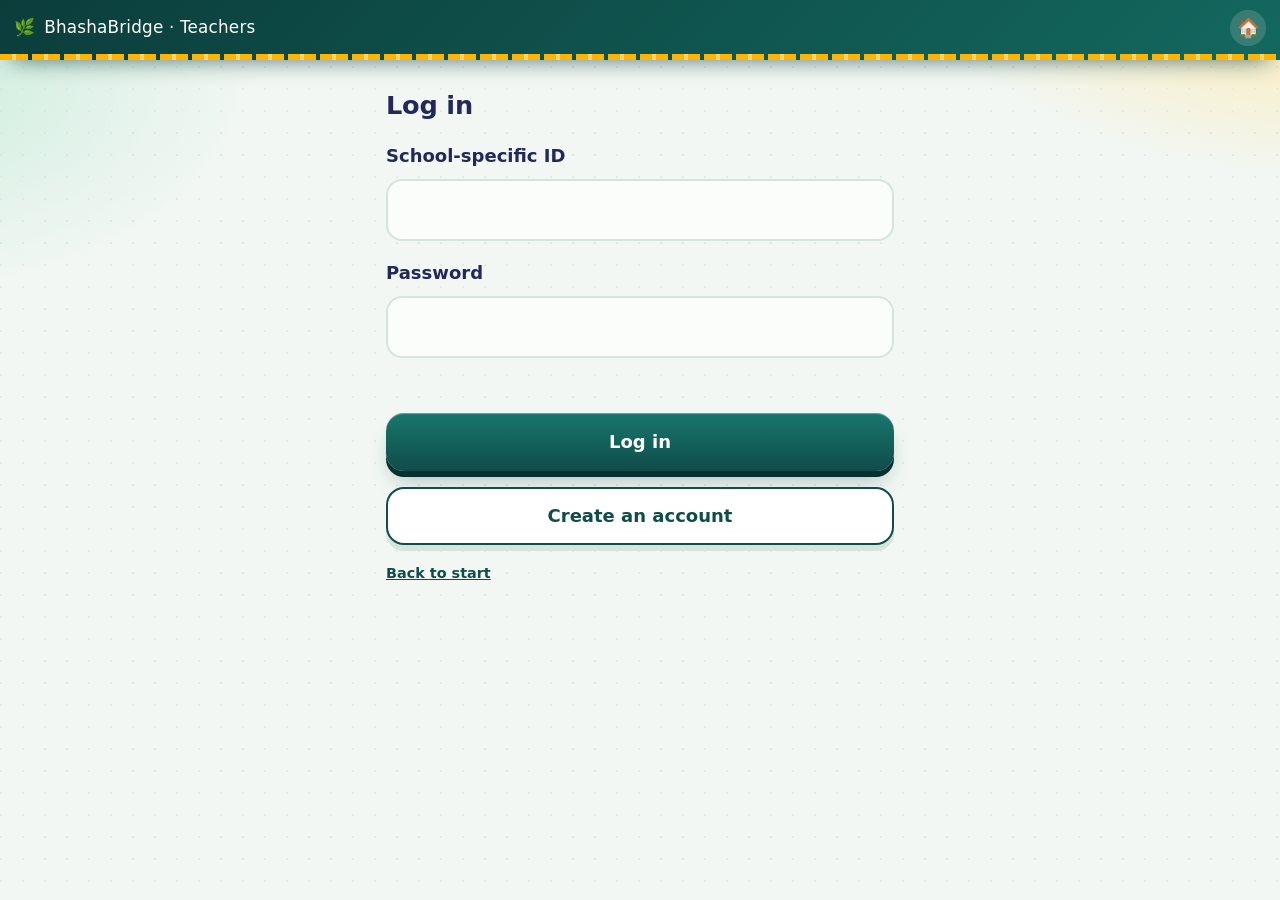
<file: public/teacher.html>
<!doctype html>
<html lang="en">
  <head>
    <meta charset="utf-8" />
    <meta name="viewport" content="width=device-width, initial-scale=1" />
    <title>BhashaBridge · Teacher</title>
    <link rel="stylesheet" href="style.css" />
    <style>
      /* Teacher portal: builds on style.css (colors, buttons, cards, header, sheet, toast) */
      .mute {
        color: var(--mute);
      }
      label {
        display: block;
        font-weight: 700;
        margin: 16px 0 0;
      }
      input[type="password"],
      select {
        width: 100%;
        font: inherit;
        padding: 13px 16px;
        border: 2px solid var(--line);
        border-radius: 16px;
        background: #fbfdfb;
        color: var(--ink);
        margin-top: 8px;
      }
      input[type="password"]:focus,
      select:focus {
        outline: 0;
        border-color: var(--green);
        box-shadow: 0 0 0 4px #2f8f6b33;
      }
      .chips {
        margin-top: 8px;
      }
      .chips label {
        position: relative;
        margin: 0;
        font-weight: 600;
      }
      .chips input {
        position: absolute;
        opacity: 0;
      }
      .chips span {
        cursor: pointer;
        padding: 5px 16px;
        background: #fff;
        border: 2px solid var(--line);
        font-weight: 700;
        line-height: 1.6;
      }
      .chips input:checked + span {
        background: var(--green);
        border-color: var(--green);
        color: #fff;
      }
      .chips input:focus-visible + span {
        outline: 3px solid var(--gold);
        outline-offset: 2px;
      }
      .err {
        color: var(--hib);
        font-weight: 700;
        min-height: 1.6em;
        margin: 10px 0 0;
      }
      .btn.bad {
        background: linear-gradient(180deg, #e8528a, var(--hib));
        box-shadow:
          0 6px 0 #8b1c46,
          0 14px 22px -8px #d6336c66,
          inset 0 1px 0 #ffffff55;
      }
      .top {
        display: flex;
        justify-content: space-between;
        align-items: center;
        gap: 10px;
      }
      .top .btn {
        width: auto;
        min-height: 44px;
        margin: 0;
        padding: 6px 18px;
        font-size: 0.95rem;
      }
      .small {
        display: flex;
        gap: 8px;
        margin-top: 12px;
      }
      .small .btn {
        margin: 0;
        min-height: 46px;
        padding: 4px 10px;
        font-size: 0.95rem;
        border-radius: 14px;
      }
      .crumb {
        font-size: 0.9rem;
        color: var(--mute);
        margin: 0 0 4px;
      }
      .crumb a {
        color: var(--green);
        font-weight: 700;
      }
      pre {
        white-space: pre-wrap;
        font: inherit;
        margin: 0;
      }
      input[type="file"] {
        width: 100%;
        font: inherit;
        padding: 14px;
        border: 2px dashed var(--leaf);
        border-radius: 16px;
        background: #fbfdfb;
        color: var(--ink);
        margin-top: 8px;
      }
      .preview {
        max-width: 100%;
        border-radius: 12px;
        display: block;
        margin: 10px 0;
      }
      header a.ico {
        display: grid;
        place-items: center;
        text-decoration: none;
      }
    </style>
  </head>
  <body>
    <header>
      <div class="brand">
        <span aria-hidden="true">🌿</span> BhashaBridge · Teachers
      </div>
      <div class="tools">
        <a class="ico" href="landing.html" aria-label="Back to start">🏠</a>
      </div>
    </header>
    <main id="app"></main>
    <div id="modal" class="modal" hidden></div>
    <div id="toast" class="toast" role="status"></div>
    <script>
      /* BhashaBridge teacher portal. Plain JS, data lives only in this browser (localStorage).
   Flow: Landing, Sign up, Login, Teacher dashboard, Select grade, Class dashboard (add, edit, delete, view lesson packs). */
      const $ = (s, r = document) => r.querySelector(s);
      const esc = (s) =>
        String(s ?? "").replace(
          /[&<>"']/g,
          (c) =>
            ({
              "&": "&amp;",
              "<": "&lt;",
              ">": "&gt;",
              '"': "&quot;",
              "'": "&#39;",
            })[c],
        );
      const SUBJECTS = [
        "Science",
        "Mathematics",
        "Malayalam",
        "English",
        "Social Science",
      ];
      const GRADES = [5, 6, 7, 8, 9, 10];
      const load = (k, d) => {
        try {
          return JSON.parse(localStorage.getItem(k)) ?? d;
        } catch (e) {
          return d;
        }
      };
      const save = (k, v) => localStorage.setItem(k, JSON.stringify(v));
      async function hash(p) {
        if (!(window.crypto && crypto.subtle)) return p;
        const b = await crypto.subtle.digest(
          "SHA-256",
          new TextEncoder().encode(p),
        );
        return [...new Uint8Array(b)]
          .map((x) => x.toString(16).padStart(2, "0"))
          .join("");
      }
      let view = "login",
        ctx = {};
      const teacher = () =>
        load("bb_teachers", []).find(
          (t) => t.id === localStorage.getItem("bb_teacher_session"),
        );
      const go = (v, c) => {
        view = v;
        if (c) Object.assign(ctx, c);
        render();
        window.scrollTo(0, 0);
      };
      let toastT;
      const toast = (m) => {
        const t = $("#toast");
        t.textContent = m;
        t.classList.add("on");
        clearTimeout(toastT);
        toastT = setTimeout(() => t.classList.remove("on"), 2200);
      };
      const err = (m) => {
        const e = $("#err");
        if (e) e.textContent = m;
      };
      const chips = (name, items) =>
        `<div class="chips">${items.map((i) => `<label><input type="checkbox" name="${name}" value="${i}"><span>${i}</span></label>`).join("")}</div>`;

      const V = {
        landing: () => `
    <h1>BhashaBridge for teachers</h1>
    <p class="mute">Add lesson packs for your classes and see them in one place.</p>
    <button class="btn" data-act="signup">Sign up as a teacher</button>
    <button class="btn alt" data-act="login">Log in</button>
    <p style="margin-top:22px"><a href="landing.html">Back to BhashaBridge home</a></p>`,

        signup: () => `
    <h1>Create your teacher account</h1>
    <form id="signup" autocomplete="off">
      <label for="name">Name</label><input id="name" name="name" type="text">
      <label for="sid">School-specific ID</label><input id="sid" name="sid" type="text">
      <label>Subjects you teach</label>${chips("subj", SUBJECTS)}
      <label>Grades you teach</label>${chips("grade", GRADES)}
      <label for="syl">Syllabus</label>
      <select id="syl" name="syl"><option value="">Choose a syllabus</option><option>CBSE</option><option>NIOS</option><option>IGCSE</option><option>Other</option></select>
      <input id="syl-other" name="sylOther" type="text" placeholder="Type your syllabus" aria-label="Other syllabus" hidden>
      <label for="pw">Password (6 or more characters)</label><input id="pw" name="pw" type="password">
      <p id="err" class="err" role="alert"></p>
      <button class="btn" type="submit">Create account</button>
    </form>
    <button class="btn alt" data-act="login">I already have an account</button>
    <p class="crumb" style="margin-top:16px"><a href="landing.html">Back to start</a></p>`,

        login: () => `
    <h1>Log in</h1>
    <form id="login">
      <label for="sid">School-specific ID</label><input id="sid" name="sid" type="text">
      <label for="pw">Password</label><input id="pw" name="pw" type="password">
      <p id="err" class="err" role="alert"></p>
      <button class="btn" type="submit">Log in</button>
    </form>
    <button class="btn alt" data-act="signup">Create an account</button>
    <p class="crumb" style="margin-top:16px"><a href="landing.html">Back to start</a></p>`,

        dashboard: (t) => `
    <div class="top"><h1>Hello, ${esc(t.name)}</h1><button class="btn alt" data-act="logout">Log out</button></div>
    <p class="crumb"><a href="landing.html">Back to start</a></p>
    <div class="card"><h2>Your profile</h2>
      <p class="mute">School ID: ${esc(t.sid)}</p>
      ${t.syllabus ? `<span class="tag">${esc(t.syllabus)}</span>` : ""}
      ${t.subjects.map((s) => `<span class="tag">${esc(s)}</span>`).join("")}
      ${t.grades.map((g) => `<span class="tag">Grade ${g}</span>`).join("")}
    </div>
    <div class="card"><h2>Lesson packs</h2>
      <p class="mute">You have ${load("bb_lessonpacks", []).filter((p) => p.tid === t.id).length} saved.</p>
      <button class="btn" data-act="select">Pick a grade</button></div>`,

        select: (t) => `
    <p class="crumb"><a href="#" data-act="dashboard">Dashboard</a></p>
    <h1>Which grade?</h1>
    <form id="select" class="card">
      <label for="g">Grade</label><select id="g" name="g">${t.grades.map((g) => `<option>${g}</option>`).join("")}</select>
      <button class="btn" type="submit">Open lesson packs</button>
    </form>`,

        klass: (t) => {
          const ps = load("bb_lessonpacks", []).filter(
            (p) => p.tid === t.id && p.grade == ctx.grade,
          );
          return `
    <p class="crumb"><a href="#" data-act="select">Change grade</a></p>
    <h1>Grade ${esc(ctx.grade)}</h1>
    <button class="btn" data-act="add">Add lesson pack</button>
    ${
      ps.length
        ? ps
            .map(
              (
                p,
              ) => `<div class="card"><h2>${esc(p.title)}</h2><span class="tag">${esc(p.subject)}</span>
        <div class="small"><button class="btn alt" data-act="view" data-id="${p.id}">View</button><button class="btn alt" data-act="edit" data-id="${p.id}">Edit</button><button class="btn alt" data-act="del" data-id="${p.id}">Delete</button></div></div>`,
            )
            .join("")
        : `<div class="card"><p class="mute">No lesson packs for this class yet. Add the first one.</p></div>`
    }`;
        },
      };

      function render() {
        const t = teacher();
        if (!t && !["signup", "login"].includes(view)) view = "login";
        if (t && ["signup", "login"].includes(view)) view = "dashboard";
        $("#app").innerHTML = V[view](t);
      }

      function modal(html) {
        const m = $("#modal");
        m.innerHTML = `<div class="sheet" role="dialog" aria-modal="true">${html}</div>`;
        m.hidden = false;
      }
      const closeModal = () => {
        $("#modal").hidden = true;
      };

      function packForm(p) {
        const t = teacher();
        modal(`<h1>${p ? "Edit lesson pack" : "Add lesson pack"}</h1>
    <form id="pack" data-id="${p ? p.id : ""}">
      <label for="pt">Title</label><input id="pt" name="title" type="text" value="${esc(p?.title)}">
      <label for="ps">Subject</label><select id="ps" name="subject">${t.subjects.map((s) => `<option ${p?.subject === s ? "selected" : ""}>${esc(s)}</option>`).join("")}</select>
      <label for="pf">Lesson file (PDF, Word, PowerPoint, image or text, up to 1.5 MB)</label>
      ${p?.file ? `<p class="note">Current file: ${esc(p.file.name)}. Choose a new file only if you want to replace it.</p>` : ""}
      <input id="pf" name="file" type="file" accept=".pdf,.doc,.docx,.ppt,.pptx,.txt,image/*">
      <p id="err" class="err" role="alert"></p>
      <button class="btn" type="submit">Save lesson pack</button>
      <button class="btn alt" type="button" data-act="close">Cancel</button>
    </form>`);
      }

      document.addEventListener("submit", async (e) => {
        e.preventDefault();
        const f = e.target,
          d = new FormData(f),
          list = load("bb_teachers", []);
        if (f.id === "signup") {
          const name = d.get("name").trim(),
            sid = d.get("sid").trim(),
            pw = d.get("pw");
          const subjects = d.getAll("subj"),
            grades = d.getAll("grade").map(Number);
          if (!name || !sid) return err("Enter your name and school ID.");
          if (list.some((x) => x.sid.toLowerCase() === sid.toLowerCase()))
            return err("That school ID is already registered. Log in instead.");
          if (!subjects.length || !grades.length)
            return err("Choose at least one subject and one grade.");
          const syl = d.get("syl"),
            other = (d.get("sylOther") || "").trim();
          if (!syl) return err("Choose your syllabus.");
          if (syl === "Other" && !other)
            return err("Type the name of your syllabus.");
          if (pw.length < 6)
            return err("Use a password with at least 6 characters.");
          const t = {
            id: "t" + Date.now().toString(36),
            name,
            sid,
            subjects,
            grades,
            syllabus: syl === "Other" ? other : syl,
            pw: await hash(pw),
          };
          list.push(t);
          save("bb_teachers", list);
          localStorage.setItem("bb_teacher_session", t.id);
          go("dashboard");
        } else if (f.id === "login") {
          const sid = d.get("sid").trim(),
            h = await hash(d.get("pw"));
          const t = list.find(
            (x) => x.sid.toLowerCase() === sid.toLowerCase() && x.pw === h,
          );
          if (!t)
            return err(
              "School ID or password is wrong. Check both and try again.",
            );
          localStorage.setItem("bb_teacher_session", t.id);
          go("dashboard");
        } else if (f.id === "select") {
          go("klass", { grade: d.get("g") });
        } else if (f.id === "pack") {
          const title = d.get("title").trim(),
            file = d.get("file");
          const t = teacher(),
            all = load("bb_lessonpacks", []),
            id = f.dataset.id,
            old = id ? all.find((p) => p.id === id) : null;
          if (!title) return err("Add a title.");
          let fileObj = null;
          if (file && file.size) {
            if (file.size > 1.5 * 1024 * 1024)
              return err("That file is too big. Choose one under 1.5 MB.");
            fileObj = await new Promise((ok, no) => {
              const r = new FileReader();
              r.onload = () =>
                ok({
                  name: file.name,
                  type: file.type || "application/octet-stream",
                  size: file.size,
                  data: r.result,
                });
              r.onerror = no;
              r.readAsDataURL(file);
            });
          }
          if (!fileObj && !(old && (old.file || old.body)))
            return err("Choose a lesson file to upload.");
          if (old) {
            Object.assign(old, { title, subject: d.get("subject") });
            if (fileObj) {
              old.file = fileObj;
              delete old.body;
            }
          } else
            all.push({
              id: "p" + Date.now().toString(36),
              tid: t.id,
              grade: ctx.grade,
              subject: d.get("subject"),
              title,
              file: fileObj,
            });
          try {
            save("bb_lessonpacks", all);
          } catch (x) {
            return err(
              "This phone has no room left for lesson files. Delete an old pack or choose a smaller file.",
            );
          }
          closeModal();
          render();
          toast(id ? "Lesson pack updated" : "Lesson pack added");
        }
      });

      document.addEventListener("change", (e) => {
        if (e.target.id !== "syl") return;
        const o = $("#syl-other");
        o.hidden = e.target.value !== "Other";
        if (!o.hidden) o.focus();
      });

      document.addEventListener("click", (e) => {
        const b = e.target.closest("[data-act]");
        if (!b) {
          if (e.target.id === "modal") closeModal();
          return;
        }
        e.preventDefault();
        const a = b.dataset.act,
          id = b.dataset.id,
          packs = load("bb_lessonpacks", []),
          p = packs.find((x) => x.id === id);
        if (["signup", "login", "dashboard", "select"].includes(a)) go(a);
        else if (a === "logout") {
          localStorage.removeItem("bb_teacher_session");
          go("login");
        } else if (a === "add") packForm();
        else if (a === "edit") packForm(p);
        else if (a === "close") closeModal();
        else if (a === "open")
          fetch(p.file.data)
            .then((r) => r.blob())
            .then((bl) => window.open(URL.createObjectURL(bl), "_blank"));
        else if (a === "view")
          modal(
            `<h1>${esc(p.title)}</h1><span class="tag">${esc(p.subject)}</span><span class="tag">Grade ${esc(p.grade)}</span>${p.file ? `<div class="card"><b>${esc(p.file.name)}</b><p class="note">${Math.max(1, Math.round(p.file.size / 1024))} KB</p>${p.file.type.startsWith("image/") ? `<img class="preview" alt="" src="${p.file.data}">` : ""}<button class="btn" data-act="open" data-id="${p.id}">Open file</button><a class="btn alt" style="text-decoration:none;text-align:center;padding-top:12px" href="${p.file.data}" download="${esc(p.file.name)}">Download</a></div>` : `<div class="card"><pre>${esc(p.body)}</pre></div>`}<button class="btn alt" data-act="close">Close</button>`,
          );
        else if (a === "del")
          modal(
            `<h1>Delete this lesson pack?</h1><p>“${esc(p.title)}” will be removed. This can’t be undone.</p><div class="row"><button class="btn alt" data-act="close">Keep it</button><button class="btn bad" data-act="delok" data-id="${id}">Delete lesson pack</button></div>`,
          );
        else if (a === "delok") {
          save(
            "bb_lessonpacks",
            packs.filter((x) => x.id !== id),
          );
          closeModal();
          render();
          toast("Lesson pack deleted");
        }
      });

      render();
    </script>
  </body>
</html>
</file>
<file: public/style.css>
:root {
  --paper: #f2f7f3;
  --card: #fff;
  --ink: #23275a;
  --mute: #5d6485;
  --green: #0f4c4a;
  --leaf: #2f8f6b;
  --gold: #ffb400;
  --hib: #d6336c;
  --line: #d5e5db;
  --r: 24px;
  --lift: 0 1px 0 #fff inset, 0 14px 30px -14px #0f4c4a55, 0 3px 0 var(--line);
  font-family:
    "Noto Sans Malayalam", "Manjari", "Nirmala UI", "Segoe UI", system-ui,
    sans-serif;
  color: var(--ink);
  color-scheme: light;
}
* {
  box-sizing: border-box;
}
body {
  margin: 0;
  min-height: 100dvh;
  font-size: 18px;
  line-height: 1.75;
  background: var(--paper);
  background-image:
    radial-gradient(700px 360px at 105% -5%, #ffe7a3 0, transparent 62%),
    radial-gradient(640px 380px at -10% 8%, #c9ecdc 0, transparent 60%),
    radial-gradient(circle at 1px 1px, #0f4c4a14 1.2px, transparent 1.6px);
  background-size:
    auto,
    auto,
    22px 22px;
  background-attachment: fixed;
  padding: env(safe-area-inset-top) env(safe-area-inset-right)
    env(safe-area-inset-bottom) env(safe-area-inset-left);
}
button {
  font: inherit;
  color: inherit;
  cursor: pointer;
  -webkit-tap-highlight-color: transparent;
}
:focus-visible {
  outline: 3px solid var(--gold);
  outline-offset: 3px;
}
[hidden] {
  display: none !important;
}
.skip {
  position: absolute;
  left: -999px;
}
.skip:focus {
  left: 8px;
  top: 8px;
  z-index: 50;
  background: #fff;
  padding: 6px 12px;
  border-radius: 8px;
}
/* language modes */
body[data-lang="ml"] .en,
body[data-lang="en"] .ml {
  display: none;
}
body[data-lang="both"] .ml,
body[data-lang="both"] .en {
  display: block;
  width: 100%;
}
body[data-lang="both"] .ml + .en,
body[data-lang="both"] .en + .ml {
  margin-top: 4px;
}
body[data-lang="both"] .en {
  font-size: 0.72em;
  line-height: 1.4;
  color: var(--mute);
  font-weight: 500;
}
body[data-lang="both"] .btn .en,
body[data-lang="both"] .pick .en,
body[data-lang="both"] header .en {
  color: inherit;
  opacity: 0.82;
}
/* header with a kasavu-style gold border */
header {
  position: sticky;
  top: 0;
  z-index: 5;
  display: flex;
  justify-content: space-between;
  align-items: center;
  gap: 8px;
  padding: 10px 14px 14px;
  color: #fff;
  background: linear-gradient(135deg, #0b3d3b, #13685f);
  box-shadow: 0 10px 24px -12px #0b3d3bcc;
}
header::after {
  content: "";
  position: absolute;
  left: 0;
  right: 0;
  bottom: 0;
  height: 6px;
  background: repeating-linear-gradient(
    90deg,
    var(--gold) 0 12px,
    #ffd467 12px 16px,
    var(--gold) 16px 28px,
    transparent 28px 32px
  );
}
.brand {
  display: flex;
  align-items: center;
  gap: 9px;
  font-size: 1.05rem;
  letter-spacing: 0.2px;
}
.brand img {
  border-radius: 9px;
  box-shadow: 0 2px 0 #00000033;
}
.tools {
  display: flex;
  align-items: center;
  gap: 8px;
}
.seg {
  display: flex;
  background: #00000026;
  border-radius: 99px;
  padding: 3px;
}
.seg button {
  border: 0;
  background: none;
  color: #fff;
  padding: 2px 11px;
  border-radius: 99px;
  font-size: 0.8rem;
  line-height: 1.7;
  transition: background 0.2s;
}
body[data-lang="ml"] [data-lang="ml"],
body[data-lang="both"] [data-lang="both"],
body[data-lang="en"] [data-lang="en"] {
  background: var(--gold);
  color: #3a2a00;
  font-weight: 800;
  box-shadow: 0 2px 0 #b57f00;
}
.ico {
  border: 0;
  background: #ffffff26;
  color: #fff;
  width: 36px;
  height: 36px;
  border-radius: 50%;
  font-size: 1.15rem;
  line-height: 1;
}
.net {
  font-size: 0.75rem;
  background: var(--hib);
  padding: 1px 10px;
  border-radius: 99px;
  line-height: 1.7;
  font-weight: 700;
}
main {
  max-width: 540px;
  margin: 0 auto;
  padding: 22px 16px 56px;
}
.boot {
  text-align: center;
  color: var(--mute);
}
.screen:not([hidden]) {
  animation: rise 0.4s cubic-bezier(0.2, 0.8, 0.2, 1);
}
@keyframes rise {
  from {
    opacity: 0;
    transform: translateY(16px);
  }
}
h1 {
  font-size: 1.6rem;
  line-height: 1.4;
  margin: 6px 0 16px;
  letter-spacing: -0.2px;
}
/* buttons */
.btn {
  display: block;
  width: 100%;
  min-height: 58px;
  border: 0;
  border-radius: 18px;
  color: #fff;
  font-weight: 800;
  padding: 8px 18px;
  margin-top: 16px;
  background: linear-gradient(180deg, #19776e, var(--green));
  box-shadow:
    0 6px 0 #08302f,
    0 14px 22px -8px #0f4c4a66,
    inset 0 1px 0 #ffffff55;
  transition:
    transform 0.08s,
    box-shadow 0.08s,
    filter 0.2s;
}
.btn:hover {
  filter: brightness(1.08);
}
.btn:active {
  transform: translateY(5px);
  box-shadow:
    0 1px 0 #08302f,
    0 4px 8px -4px #0f4c4a66,
    inset 0 1px 0 #ffffff55;
}
.btn[disabled] {
  background: #b9c8c0;
  box-shadow: 0 6px 0 #97a79f;
  color: #f4f8f5;
  cursor: not-allowed;
  filter: none;
}
.btn.alt {
  background: #fff;
  color: var(--green);
  border: 2px solid var(--green);
  box-shadow: 0 6px 0 var(--line);
}
.btn.gold {
  background: linear-gradient(180deg, #ffc83d, var(--gold));
  color: #3a2a00;
  box-shadow:
    0 6px 0 #b57f00,
    0 14px 22px -8px #ffb40088,
    inset 0 1px 0 #fff9;
}
/* cards */
.card {
  background: var(--card);
  border-radius: var(--r);
  padding: 18px 20px;
  margin: 14px 0;
  box-shadow: var(--lift);
}
.q {
  position: relative;
  padding: 18px 84px 18px 20px;
  border-left: 8px solid var(--gold);
}
.big {
  display: flex;
  flex-direction: column;
  gap: 4px;
  font-size: 1.3rem;
  line-height: 1.6;
  margin: 0;
  font-weight: 600;
}
.big .ml,
.big .en {
  display: block;
  width: 100%;
}
.listen {
  position: absolute;
  right: 14px;
  top: 50%;
  transform: translateY(-50%);
  width: 46px;
  height: 46px;
  border-radius: 50%;
  border: 0;
  font-size: 1.2rem;
  background: linear-gradient(180deg, #ffd467, var(--gold));
  box-shadow: 0 4px 0 #b57f00;
  transition: transform 0.08s;
}
.listen:active {
  transform: translateY(3px);
  box-shadow: 0 1px 0 #b57f00;
}
.opt .listen {
  position: static;
  flex: none;
  align-self: center;
}
.note {
  color: var(--mute);
  font-size: 0.95rem;
  margin: 0 0 8px;
}
/* profiles + pin */
.kids {
  display: grid;
  grid-template-columns: repeat(auto-fill, minmax(136px, 1fr));
  gap: 16px;
}
.kid {
  display: flex;
  flex-direction: column;
  align-items: center;
  gap: 6px;
  padding: 18px 8px 14px;
  border: 0;
  border-radius: var(--r);
  background: #fff;
  box-shadow: var(--lift);
  font-weight: 700;
  transition: transform 0.15s;
}
.kid:hover {
  transform: translateY(-4px) rotate(-1deg);
}
.kid .av,
.av {
  display: grid;
  place-items: center;
  font-size: 2.4rem;
  line-height: 1;
  width: 78px;
  height: 78px;
  border-radius: 50%;
  background: linear-gradient(135deg, #fff1c2, #d7f1e4);
  box-shadow:
    inset 0 0 0 3px #fff,
    0 0 0 3px var(--gold);
}
.center .av {
  margin: 0 auto 6px;
}
.kid.add {
  background: transparent;
  border: 3px dashed var(--leaf);
  color: var(--green);
  box-shadow: none;
}
.kid.add .av {
  background: #fff;
  box-shadow: none;
  font-size: 2rem;
}
.emo {
  display: grid;
  grid-template-columns: repeat(6, 1fr);
  gap: 8px;
}
.emo button {
  font-size: 1.7rem;
  border: 2px solid var(--line);
  border-radius: 16px;
  background: #fff;
  padding: 5px 0;
  transition: transform 0.1s;
}
.emo button:hover {
  transform: scale(1.1);
}
.emo button.sel {
  border-color: var(--green);
  background: #dff1e8;
  box-shadow: 0 4px 0 var(--leaf);
}
input[type="text"],
textarea {
  width: 100%;
  font: inherit;
  padding: 13px 16px;
  border: 2px solid var(--line);
  border-radius: 16px;
  background: #fbfdfb;
  color: var(--ink);
  margin-top: 8px;
  transition:
    border-color 0.2s,
    box-shadow 0.2s;
}
input[type="text"]:focus,
textarea:focus {
  outline: 0;
  border-color: var(--green);
  box-shadow: 0 0 0 4px #2f8f6b33;
}
textarea {
  resize: vertical;
  min-height: 88px;
}
.dots {
  display: flex;
  justify-content: center;
  gap: 16px;
  margin: 16px 0;
}
.dots i {
  width: 20px;
  height: 20px;
  border-radius: 50%;
  border: 3px solid var(--green);
  transition:
    transform 0.15s,
    background 0.15s;
}
.dots i.on {
  background: var(--gold);
  border-color: var(--green);
  transform: scale(1.15);
}
.dots.bad {
  animation: shake 0.4s;
}
.dots.bad i {
  border-color: var(--hib);
}
@keyframes shake {
  25% {
    transform: translateX(-10px);
  }
  75% {
    transform: translateX(10px);
  }
}
.pad {
  display: grid;
  grid-template-columns: repeat(3, 1fr);
  gap: 12px;
  max-width: 310px;
  margin: 0 auto;
}
.pad button {
  height: 64px;
  font-size: 1.55rem;
  font-weight: 800;
  border: 0;
  border-radius: 20px;
  background: #fff;
  box-shadow:
    0 5px 0 var(--line),
    0 10px 16px -10px #0f4c4a55;
}
.pad button:active {
  transform: translateY(4px);
  box-shadow: 0 1px 0 var(--line);
}
.center {
  text-align: center;
}
/* home */
.cc {
  position: relative;
  overflow: hidden;
  padding-top: 22px;
}
.cc::before {
  content: "";
  position: absolute;
  left: 0;
  right: 0;
  top: 0;
  height: 7px;
  background: linear-gradient(90deg, var(--leaf), #7bd0a8);
}
.cc:has(.tag)::before {
  background: linear-gradient(90deg, var(--gold), #ff7a45);
}
.cc h2 {
  font-size: 1.25rem;
  margin: 0 0 8px;
  line-height: 1.5;
}
.tag {
  display: inline-block;
  background: linear-gradient(90deg, #ffc83d, #ff9f45);
  color: #3a2a00;
  border-radius: 99px;
  font-size: 0.75rem;
  padding: 0 12px;
  font-weight: 800;
  margin-bottom: 6px;
}
.pills {
  display: flex;
  flex-wrap: wrap;
  gap: 6px;
}
.pill {
  display: inline-flex;
  align-items: center;
  gap: 7px;
  font-size: 0.78rem;
  padding: 1px 11px;
  border-radius: 99px;
  border: 2px solid var(--line);
  color: var(--mute);
  line-height: 1.55;
  background: #fafdfb;
}
.pill i {
  font-style: normal;
  font-weight: 800;
  background: #0000000d;
  border-radius: 99px;
  padding: 0 7px;
}
.pill.good {
  border-color: var(--leaf);
  background: #dff1e8;
  color: #0b5a3a;
}
.pill.mid {
  border-color: var(--gold);
  background: #fff4d1;
  color: #6a4a00;
}
.pill.low {
  border-color: var(--hib);
  background: #fde4ed;
  color: #8b1c46;
}
.row {
  display: flex;
  gap: 12px;
}
.row > * {
  flex: 1;
}
/* gate: connected stepper */
.steps {
  display: flex;
  gap: 8px;
  list-style: none;
  padding: 0;
  margin: 0 0 8px;
  font-size: 0.78rem;
  align-items: flex-end;
}
.steps li {
  flex: 1;
  text-align: center;
  position: relative;
  padding-top: 14px;
  color: var(--mute);
  line-height: 1.4;
}
.steps li::before {
  content: "";
  position: absolute;
  top: 0;
  left: 0;
  right: 0;
  height: 7px;
  border-radius: 99px;
  background: var(--line);
}
.steps li.on {
  color: var(--ink);
  font-weight: 800;
}
.steps li.on::before {
  background: linear-gradient(90deg, var(--gold), #ff9f45);
  box-shadow: 0 0 0 3px #ffb40033;
}
.steps li.done {
  color: var(--leaf);
}
.steps li.done::before {
  background: var(--leaf);
}
.x {
  border: 0;
  background: #fff;
  font-size: 1.1rem;
  color: var(--mute);
  width: 36px;
  height: 36px;
  border-radius: 50%;
  margin-left: 8px;
  box-shadow: 0 2px 0 var(--line);
}
/* pookalam mic: rotating petals, glowing centre */
.mic {
  position: relative;
  isolation: isolate;
  display: block;
  margin: 8px auto 0;
  width: 156px;
  height: 156px;
  border: 0;
  border-radius: 50%;
  background: none;
  font-size: 2.5rem;
  color: #fff;
  transition: transform 0.15s;
  filter: drop-shadow(0 12px 14px #0f4c4a55);
}
.mic::before {
  content: "";
  position: absolute;
  inset: 0;
  z-index: -2;
  border-radius: 50%;
  background: repeating-conic-gradient(
    var(--gold) 0 12deg,
    #ff7a45 12deg 24deg
  );
  -webkit-mask: radial-gradient(circle, transparent 0 30%, #000 31%);
  mask: radial-gradient(circle, transparent 0 30%, #000 31%);
  animation: spin 28s linear infinite;
}
.mic::after {
  content: "";
  position: absolute;
  inset: 30px;
  z-index: -1;
  border-radius: 50%;
  background: radial-gradient(circle at 35% 28%, #35b48f, var(--green) 70%);
  box-shadow:
    0 0 0 6px #fff,
    0 0 0 9px var(--gold);
}
.mic:active {
  transform: scale(0.95);
}
.mic span {
  position: absolute;
  left: 50%;
  transform: translateX(-50%);
  bottom: -52px;
  width: max-content;
  max-width: 170px;
  color: var(--ink);
  font-size: 0.9rem;
  line-height: 1.2;
  font-weight: 700;
  text-align: center;
  white-space: nowrap;
}
body[data-lang="both"] .mic span {
  max-width: 190px;
}
.mic.rec {
  animation: pulse 1.1s infinite;
}
.mic.rec::after {
  background: radial-gradient(circle at 35% 28%, #ff6a98, var(--hib) 70%);
}
.mic.rec::before {
  animation-duration: 3s;
}
@keyframes spin {
  to {
    transform: rotate(360deg);
  }
}
@keyframes pulse {
  50% {
    transform: scale(1.07);
  }
}
.ans {
  display: flex;
  flex-direction: column;
  gap: 12px;
  padding-bottom: 22px;
}
.ans .mic {
  margin: 6px auto 58px;
}
.stat {
  min-height: 28px;
  text-align: center;
  color: var(--mute);
  margin: -8px 0 0;
  font-weight: 600;
}
.quote {
  font-size: 1.25rem;
  font-weight: 700;
  margin: 0 0 6px;
}
.opts {
  display: grid;
  gap: 12px;
  margin-top: 8px;
}
.opt {
  display: flex;
  gap: 10px;
}
.pick {
  position: relative;
  flex: 1;
  text-align: left;
  background: #fff;
  border: 2px solid transparent;
  border-radius: 18px;
  padding: 12px 44px 12px 16px;
  box-shadow: var(--lift);
  line-height: 1.65;
  transition:
    transform 0.1s,
    border-color 0.15s,
    background 0.15s;
}
.pick:active {
  transform: scale(0.985);
}
.pick.sel {
  border-color: var(--green);
  background: #e6f5ec;
}
.pick.sel::after {
  content: "✓";
  position: absolute;
  right: 12px;
  top: 50%;
  transform: translateY(-50%);
  width: 26px;
  height: 26px;
  border-radius: 50%;
  background: var(--green);
  color: #fff;
  display: grid;
  place-items: center;
  font-size: 0.9rem;
  font-weight: 800;
  animation: pop 0.3s;
}
.pairs {
  display: grid;
  grid-template-columns: 1fr 1fr;
  gap: 12px;
}
.pairs .card {
  margin: 0;
  padding: 14px;
  text-align: center;
}
.pairs b {
  display: block;
  font-size: 1.12rem;
}
.pairs b[lang="en"] {
  color: var(--leaf);
}
.pairs .listen {
  position: static;
  margin: 8px auto 0;
}
.chips {
  display: flex;
  flex-wrap: wrap;
  gap: 8px;
}
.chips span {
  background: #fff4d1;
  border: 2px solid var(--gold);
  border-radius: 14px;
  padding: 0 12px;
  font-weight: 800;
}
.think {
  text-align: center;
  padding: 38px;
}
.think i {
  display: inline-block;
  width: 15px;
  height: 15px;
  margin: 0 5px;
  border-radius: 50%;
  background: var(--gold);
  animation: bob 1s infinite;
}
.think i:nth-child(2) {
  animation-delay: 0.15s;
  background: #ff9f45;
}
.think i:nth-child(3) {
  animation-delay: 0.3s;
  background: var(--hib);
}
@keyframes bob {
  50% {
    transform: translateY(-14px);
  }
}
.win {
  font-size: 3.2rem;
  text-align: center;
  margin: 0;
  animation: pop 0.5s;
}
@keyframes pop {
  0% {
    transform: scale(0.3);
  }
  70% {
    transform: scale(1.25);
  }
}
.sum {
  list-style: none;
  padding: 0;
  margin: 6px 0 0;
}
.sum li {
  display: flex;
  justify-content: space-between;
  padding: 8px 0;
  border-bottom: 2px dotted var(--line);
}
.confetti {
  position: fixed;
  inset: 0;
  z-index: 40;
  pointer-events: none;
  overflow: hidden;
}
.confetti i {
  position: absolute;
  top: -24px;
  width: 10px;
  height: 16px;
  border-radius: 3px;
  animation: fall 1.9s cubic-bezier(0.3, 0.6, 0.5, 1) forwards;
}
@keyframes fall {
  to {
    transform: translate(var(--dx, 0), 105vh) rotate(720deg);
  }
}
/* overlays */
.modal {
  position: fixed;
  inset: 0;
  z-index: 20;
  background: #0b2a2ab3;
  backdrop-filter: blur(4px);
  display: grid;
  place-items: end center;
  animation: fade 0.2s;
}
.sheet {
  background: var(--paper);
  width: 100%;
  max-width: 540px;
  border-radius: 28px 28px 0 0;
  padding: 22px 18px calc(20px + env(safe-area-inset-bottom));
  max-height: 88dvh;
  overflow: auto;
  animation: slide 0.3s cubic-bezier(0.2, 0.8, 0.2, 1);
}
@keyframes slide {
  from {
    transform: translateY(60px);
    opacity: 0;
  }
}
@keyframes fade {
  from {
    opacity: 0;
  }
}
.toast {
  position: fixed;
  left: 50%;
  bottom: calc(22px + env(safe-area-inset-bottom));
  transform: translate(-50%, 40px);
  background: var(--ink);
  color: #fff;
  padding: 10px 20px;
  border-radius: 99px;
  opacity: 0;
  transition: 0.25s;
  z-index: 60;
  pointer-events: none;
  max-width: 90vw;
  font-size: 0.95rem;
  box-shadow: 0 10px 24px -8px #23275a99;
}
.toast.on {
  opacity: 1;
  transform: translate(-50%, 0);
}
@media (prefers-reduced-motion: reduce) {
  *,
  ::before,
  ::after {
    animation: none !important;
    transition: none !important;
  }
}
/* passport + digest */
.who {
  display: flex;
  align-items: center;
  gap: 14px;
  margin-bottom: 8px;
}
.who h1 {
  margin: 0;
}
.who .note {
  margin: 0;
}
.tabs {
  display: flex;
  gap: 8px;
  overflow-x: auto;
  padding: 4px 2px 12px;
  scrollbar-width: none;
}
.tab {
  flex: none;
  border: 0;
  background: #fff;
  border-radius: 99px;
  padding: 3px 16px;
  font-weight: 700;
  color: var(--mute);
  box-shadow: 0 4px 0 var(--line);
  line-height: 1.6;
}
.tab.on {
  background: var(--green);
  color: #fff;
  box-shadow: 0 4px 0 #08302f;
}
.srow {
  display: flex;
  justify-content: space-between;
  align-items: center;
  gap: 10px;
}
.srow b {
  font-size: 1.15rem;
}
.badge {
  border-radius: 99px;
  padding: 0 12px;
  font-size: 0.78rem;
  font-weight: 800;
  background: #eef2f0;
  color: var(--mute);
  border: 2px solid var(--line);
  text-align: center;
  line-height: 1.5;
}
.badge.good {
  background: #dff1e8;
  color: #0b5a3a;
  border-color: var(--leaf);
}
.badge.mid {
  background: #fff4d1;
  color: #6a4a00;
  border-color: var(--gold);
}
.badge.low {
  background: #fde4ed;
  color: #8b1c46;
  border-color: var(--hib);
}
.bar {
  height: 16px;
  background: #e3eee8;
  border-radius: 99px;
  overflow: hidden;
  margin: 12px 0 8px;
}
.bar i {
  display: block;
  height: 100%;
  border-radius: 99px;
  background: linear-gradient(90deg, var(--leaf), #5cc79b);
  transition: width 0.8s cubic-bezier(0.2, 0.8, 0.2, 1);
}
.strand.mid .bar i {
  background: linear-gradient(90deg, var(--gold), #ffd467);
}
.strand.low .bar i {
  background: linear-gradient(90deg, var(--hib), #ff7aa3);
}
.strand.none .bar i {
  background: #9db3ab;
}
.lowc {
  display: inline-block;
  border: 2px dashed var(--mute);
  border-radius: 10px;
  padding: 0 10px;
  font-size: 0.8rem;
  color: var(--mute);
  margin-left: 6px;
}
details summary {
  cursor: pointer;
  color: var(--green);
  font-weight: 800;
  font-size: 0.9rem;
  margin-top: 6px;
}
.log {
  list-style: none;
  padding: 0;
  margin: 8px 0 0;
  font-size: 0.85rem;
}
.log li {
  display: flex;
  justify-content: space-between;
  gap: 8px;
  padding: 5px 0;
  border-bottom: 2px dotted var(--line);
}
.next {
  background: linear-gradient(135deg, #0b3d3b, #13685f);
  color: #fff;
}
.next .note {
  color: #cfe6dc;
}
.next .btn {
  margin-top: 12px;
}
.chip {
  display: inline-block;
  background: #fff0bd;
  color: #634900;
  border-radius: 99px;
  padding: 0 12px;
  font-size: 0.78rem;
  font-weight: 800;
}
.rank {
  display: grid;
  grid-template-columns: 34px 1fr auto;
  gap: 12px;
  align-items: center;
  padding: 10px 0;
  border-bottom: 2px dotted var(--line);
}
.rank .n {
  width: 34px;
  height: 34px;
  border-radius: 50%;
  display: grid;
  place-items: center;
  background: var(--gold);
  font-weight: 800;
  color: #3a2a00;
}
.rank .bar {
  margin: 4px 0 0;
}
.rank small {
  color: var(--mute);
}
.stats {
  display: grid;
  grid-template-columns: repeat(3, 1fr);
  gap: 10px;
  text-align: center;
}
.stats b {
  display: block;
  font-size: 1.6rem;
  line-height: 1.2;
  color: var(--green);
}
.stats span {
  font-size: 0.78rem;
  color: var(--mute);
}
@media print {
  body {
    background: #fff !important;
  }
  header,
  .noprint,
  .toast {
    display: none !important;
  }
  .card {
    box-shadow: none;
    border: 1px solid #bbb;
    break-inside: avoid;
  }
  main {
    max-width: none;
    padding: 0;
  }
  .bar i {
    -webkit-print-color-adjust: exact;
    print-color-adjust: exact;
  }
}
/* ===== v3: bilingual layout + voice card ===== */
.bi {
  display: inline;
}
body[data-lang="both"] .bi {
  display: inline-flex;
  flex-direction: column;
  gap: 2px;
  max-width: 100%;
  vertical-align: top;
}
body[data-lang="both"] .bi .ml,
body[data-lang="both"] .bi .en {
  display: block;
  width: auto;
  margin: 0;
}

/* small labels: Malayalam · English on a single line */
body[data-lang="both"] :is(.pill, .badge, .tab, .tag, .chip, .chips span) .bi {
  display: inline;
}
body[data-lang="both"]
  :is(.pill, .badge, .tab, .tag, .chip, .chips span)
  .bi
  .ml,
body[data-lang="both"]
  :is(.pill, .badge, .tab, .tag, .chip, .chips span)
  .bi
  .en {
  display: inline;
}
body[data-lang="both"]
  :is(.pill, .badge, .tab, .tag, .chip, .chips span)
  .bi
  .en {
  font-size: 0.92em;
  opacity: 0.85;
}
body[data-lang="both"]
  :is(.pill, .badge, .tab, .tag, .chip, .chips span)
  .bi
  .en::before {
  content: " · ";
}

/* listen button sits beside the first line, not in the middle of tall cards */
.q .listen {
  top: 16px;
  transform: none;
}
.q .listen:active {
  transform: translateY(3px);
}

/* voice answer card */
.ans {
  align-items: center;
  gap: 8px;
  padding: 22px 18px 20px;
  text-align: center;
  background: linear-gradient(180deg, #fff, #f3faf6);
}
.micwrap {
  position: relative;
  display: flex;
  flex-direction: column;
  align-items: center;
  gap: 16px;
  width: 100%;
  margin: 4px 0 2px;
}
.ans .mic {
  margin: 0;
}
.rip {
  position: absolute;
  top: 0;
  left: 50%;
  width: 156px;
  height: 156px;
  margin-left: -78px;
  border-radius: 50%;
  border: 3px solid var(--hib);
  opacity: 0;
  pointer-events: none;
}
.micwrap.rec .rip {
  animation: ripple 1.8s ease-out infinite;
}
.micwrap.rec .rip:nth-of-type(2) {
  animation-delay: 0.9s;
}
@keyframes ripple {
  0% {
    transform: scale(0.85);
    opacity: 0.55;
  }
  100% {
    transform: scale(1.7);
    opacity: 0;
  }
}
.miclabel {
  margin: 0;
  min-width: 150px;
  padding: 3px 24px;
  border-radius: 22px;
  background: var(--green);
  color: #fff;
  font-weight: 800;
  font-size: 1rem;
  line-height: 1.5;
  box-shadow: 0 4px 0 #08302f;
  text-align: center;
  transition: background 0.2s;
}
.miclabel .en {
  color: inherit;
  opacity: 0.85;
}
.micwrap.rec .miclabel {
  background: var(--hib);
  box-shadow: 0 4px 0 #8b1c46;
}
.stat {
  display: flex;
  justify-content: center;
  align-items: center;
  gap: 8px;
  min-height: 28px;
  margin: 0;
  color: var(--mute);
  font-weight: 600;
}
.stat .timer {
  font-variant-numeric: tabular-nums;
  color: var(--hib);
}
.or {
  display: flex;
  align-items: center;
  gap: 12px;
  width: 100%;
  margin-top: 6px;
  color: var(--mute);
  font-size: 0.85rem;
  font-weight: 700;
}
.or::before,
.or::after {
  content: "";
  flex: 1;
  height: 2px;
  border-radius: 2px;
  background: var(--line);
}
.ans textarea {
  margin-top: 0;
  text-align: left;
}

/* ===== v4: finish the polish ===== */

/* the 🔊 button flows in the layout by default; only cards pin it to a corner */
.listen {
  position: static;
  transform: none;
  display: inline-grid;
  place-items: center;
  flex: none;
  width: 46px;
  height: 46px;
  border-radius: 50%;
  line-height: 1;
}
.q .listen,
.mcard .listen {
  position: absolute;
  top: 16px;
  right: 14px;
  transform: none;
}
.listen:active,
.q .listen:active {
  transform: translateY(3px);
}
.opt {
  align-items: center;
}

/* Word bridge cards */
.pairs .card {
  position: relative;
  overflow: hidden;
  display: flex;
  flex-direction: column;
  align-items: center;
  justify-content: center;
  gap: 4px;
  min-height: 190px;
  padding: 22px 12px 16px;
}
.pairs .card::before {
  content: "";
  position: absolute;
  inset: 0 0 auto 0;
  height: 6px;
  background: linear-gradient(90deg, var(--gold), #ff9f45);
}
.pairs b {
  font-size: 1.3rem;
  line-height: 1.35;
}
.pairs b[lang="ml"] {
  color: var(--ink);
}
.pairs b[lang="en"] {
  width: 80%;
  margin-top: 2px;
  padding-top: 8px;
  font-size: 1.15rem;
  color: var(--leaf);
  border-top: 2px dotted var(--line);
}
.pairs .listen {
  margin-top: 12px;
}

/* heading hierarchy in bilingual mode */
body[data-lang="both"] h1 .en {
  font-size: 0.55em;
  font-weight: 600;
  color: var(--mute);
}
body[data-lang="both"] h2 .en {
  font-size: 0.7em;
}
.steps li .bi,
.btn .bi {
  align-items: center;
}
.pick .bi {
  align-items: flex-start;
}

/* close button and disabled button */
.x {
  flex: none;
  width: 40px;
  height: 40px;
  font-size: 1.15rem;
}
.x:hover {
  background: #fde4ed;
  color: var(--hib);
}
.btn[disabled]:active {
  transform: none;
  box-shadow: 0 6px 0 #97a79f;
}

/* gentle stagger when a lesson screen opens */
#s-gate .card,
#s-home .card,
#s-end .card {
  animation: rise 0.45s cubic-bezier(0.2, 0.8, 0.2, 1) both;
}
#s-gate .card:nth-child(3),
#s-home .card:nth-child(2),
#s-end .card:nth-child(2) {
  animation-delay: 0.06s;
}
#s-gate .card:nth-child(4),
#s-home .card:nth-child(3),
#s-end .card:nth-child(3) {
  animation-delay: 0.12s;
}
#s-home .card:nth-child(4) {
  animation-delay: 0.18s;
}

/* small phones */
@media (max-width: 380px) {
  .pairs .card {
    min-height: 170px;
  }
  .pairs b {
    font-size: 1.1rem;
  }
  h1 {
    font-size: 1.4rem;
  }
  main {
    padding-left: 12px;
    padding-right: 12px;
  }
}
</file>
